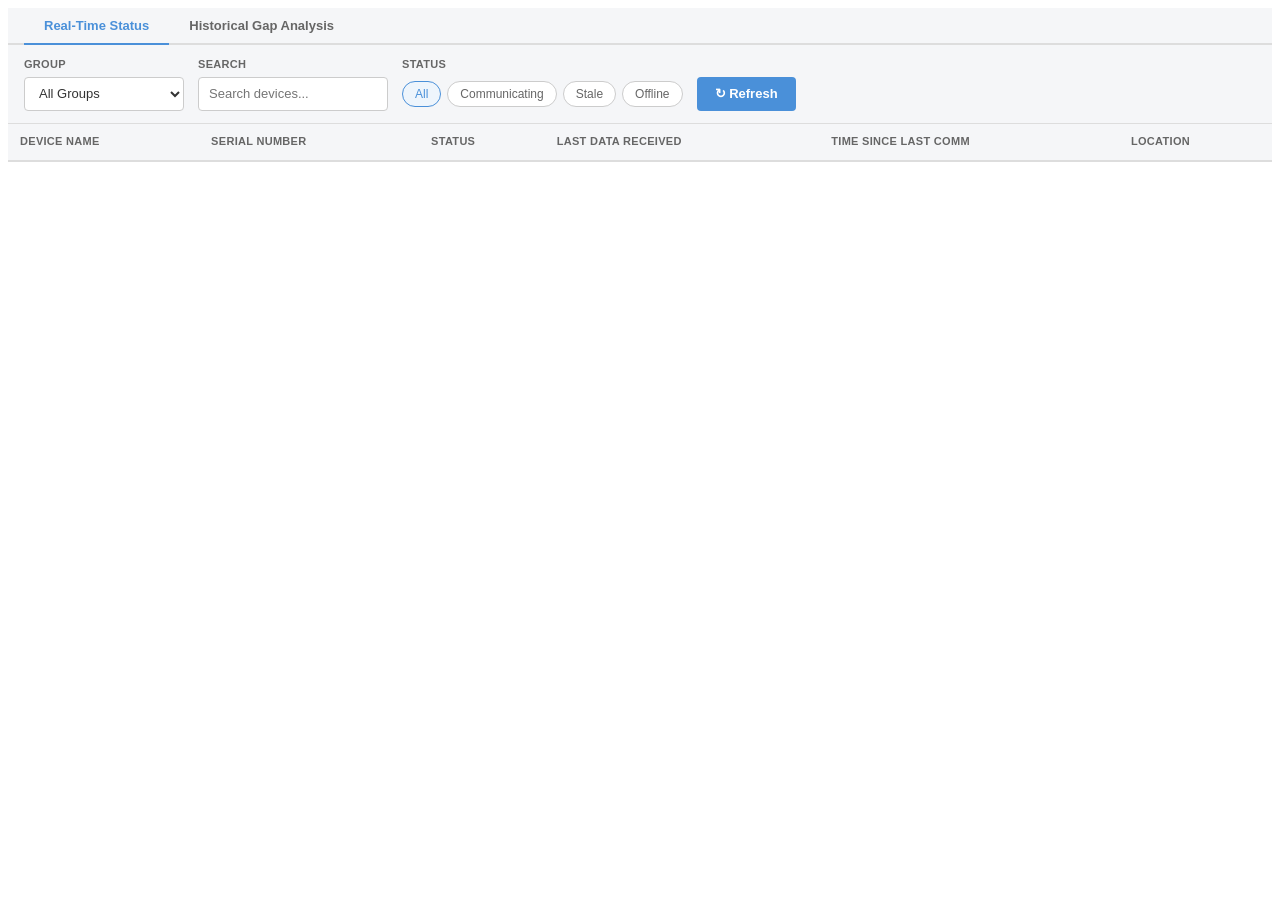
<file: app/index.html>
<!DOCTYPE html>
<html lang="en">
<head>
  <meta charset="UTF-8">
  <meta name="viewport" content="width=device-width, initial-scale=1.0">
  <meta http-equiv="Cache-Control" content="no-cache, no-store, must-revalidate">
  <meta http-equiv="Pragma" content="no-cache">
  <meta http-equiv="Expires" content="0">
  <title>GO Device Uptime</title>
  <link rel="stylesheet" href="styles/main.css?v=1" />
</head>
<body>

<div id="gud-root">

  <!-- Tabs -->
  <div id="gud-tabs">
    <button class="gud-tab active" data-tab="realtime">Real-Time Status</button>
    <button class="gud-tab" data-tab="historical">Historical Gap Analysis</button>
  </div>

  <!-- Content -->
  <div id="gud-content">

    <!-- ═══ Panel: Real-Time Status ═══ -->
    <div class="gud-panel active" id="gud-panel-realtime">

      <!-- Toolbar -->
      <div class="gud-toolbar">
        <div class="gud-control-group">
          <label class="gud-label">Group</label>
          <select id="gud-group-filter" class="gud-select">
            <option value="">All Groups</option>
          </select>
        </div>
        <div class="gud-control-group">
          <label class="gud-label">Search</label>
          <input type="text" id="gud-search" class="gud-input" placeholder="Search devices...">
        </div>
        <div class="gud-control-group">
          <label class="gud-label">Status</label>
          <div id="gud-status-chips" class="gud-chips">
            <button class="gud-chip active" data-status="">All</button>
            <button class="gud-chip" data-status="communicating">Communicating</button>
            <button class="gud-chip" data-status="stale">Stale</button>
            <button class="gud-chip" data-status="offline">Offline</button>
          </div>
        </div>
        <button id="gud-refresh" class="gud-btn gud-btn-primary">&#x21bb; Refresh</button>
      </div>

      <!-- KPI Strip -->
      <div id="gud-kpi-strip" class="gud-kpi-strip" style="display:none;">
        <div class="gud-kpi">
          <span class="gud-kpi-label">Total Devices</span>
          <span class="gud-kpi-value" id="gud-kpi-total">&mdash;</span>
        </div>
        <div class="gud-kpi gud-kpi--success">
          <span class="gud-kpi-label">Communicating</span>
          <span class="gud-kpi-value" id="gud-kpi-comm">&mdash;</span>
        </div>
        <div class="gud-kpi gud-kpi--warning">
          <span class="gud-kpi-label">Stale (&gt; 1h)</span>
          <span class="gud-kpi-value" id="gud-kpi-stale">&mdash;</span>
        </div>
        <div class="gud-kpi gud-kpi--error">
          <span class="gud-kpi-label">Offline (&gt; 24h)</span>
          <span class="gud-kpi-value" id="gud-kpi-offline">&mdash;</span>
        </div>
      </div>

      <!-- Device Table -->
      <div class="gud-table-wrap">
        <table class="gud-table" id="gud-device-table">
          <thead>
            <tr>
              <th class="gud-sortable" data-sort="name">Device Name</th>
              <th class="gud-sortable" data-sort="serial">Serial Number</th>
              <th class="gud-sortable" data-sort="status">Status</th>
              <th class="gud-sortable" data-sort="lastComm">Last Data Received</th>
              <th class="gud-sortable" data-sort="timeSince">Time Since Last Comm</th>
              <th class="gud-sortable" data-sort="location">Location</th>
            </tr>
          </thead>
          <tbody id="gud-device-tbody"></tbody>
        </table>
      </div>

    </div>

    <!-- ═══ Panel: Historical Gap Analysis ═══ -->
    <div class="gud-panel" id="gud-panel-historical">

      <!-- Gap Toolbar -->
      <div class="gud-toolbar">
        <div class="gud-control-group">
          <label class="gud-label">Device</label>
          <select id="gud-gap-device" class="gud-select">
            <option value="">-- Select Device --</option>
          </select>
        </div>
        <div class="gud-control-group">
          <label class="gud-label">From</label>
          <input type="datetime-local" id="gud-gap-from" class="gud-input">
        </div>
        <div class="gud-control-group">
          <label class="gud-label">To</label>
          <input type="datetime-local" id="gud-gap-to" class="gud-input">
        </div>
        <div class="gud-control-group">
          <label class="gud-label">Gap Threshold (min)</label>
          <input type="number" id="gud-gap-threshold" class="gud-input" value="30" min="5" max="1440" style="width:80px;">
        </div>
        <div class="gud-control-group">
          <label class="gud-label">Cause</label>
          <select id="gud-cause-filter" class="gud-select">
            <option value="">All Causes</option>
          </select>
        </div>
        <button id="gud-analyze" class="gud-btn gud-btn-primary">Analyze Gaps</button>
      </div>

      <!-- Gap KPI Strip -->
      <div id="gud-gap-kpi-strip" class="gud-kpi-strip" style="display:none;">
        <div class="gud-kpi">
          <span class="gud-kpi-label">Uptime</span>
          <span class="gud-kpi-value" id="gud-kpi-uptime">&mdash;</span>
        </div>
        <div class="gud-kpi">
          <span class="gud-kpi-label">Interruptions</span>
          <span class="gud-kpi-value" id="gud-kpi-gaps">&mdash;</span>
        </div>
        <div class="gud-kpi">
          <span class="gud-kpi-label">Longest Gap</span>
          <span class="gud-kpi-value" id="gud-kpi-longest">&mdash;</span>
        </div>
        <div class="gud-kpi">
          <span class="gud-kpi-label">Most Common Cause</span>
          <span class="gud-kpi-value gud-kpi-value--small" id="gud-kpi-cause">&mdash;</span>
        </div>
      </div>

      <!-- Gap Table -->
      <div class="gud-table-wrap">
        <table class="gud-table" id="gud-gap-table">
          <thead>
            <tr>
              <th>#</th>
              <th class="gud-sortable" data-sort="start">Gap Start</th>
              <th class="gud-sortable" data-sort="end">Gap End</th>
              <th class="gud-sortable" data-sort="duration">Duration</th>
              <th class="gud-sortable" data-sort="cause">Probable Cause</th>
            </tr>
          </thead>
          <tbody id="gud-gap-tbody"></tbody>
        </table>
      </div>

    </div>

    <!-- Loading Overlay -->
    <div id="gud-loading" style="display:none;">
      <div class="gud-spinner-wrap">
        <div class="gud-spinner"></div>
        <p id="gud-loading-text">Loading devices...</p>
      </div>
    </div>

    <!-- Empty State -->
    <div id="gud-empty" style="display:none;">
      <p>No devices found matching your filters.</p>
    </div>

  </div>

</div>

<script src="scripts/main.js?v=1"></script>
</body>
</html>
</file>
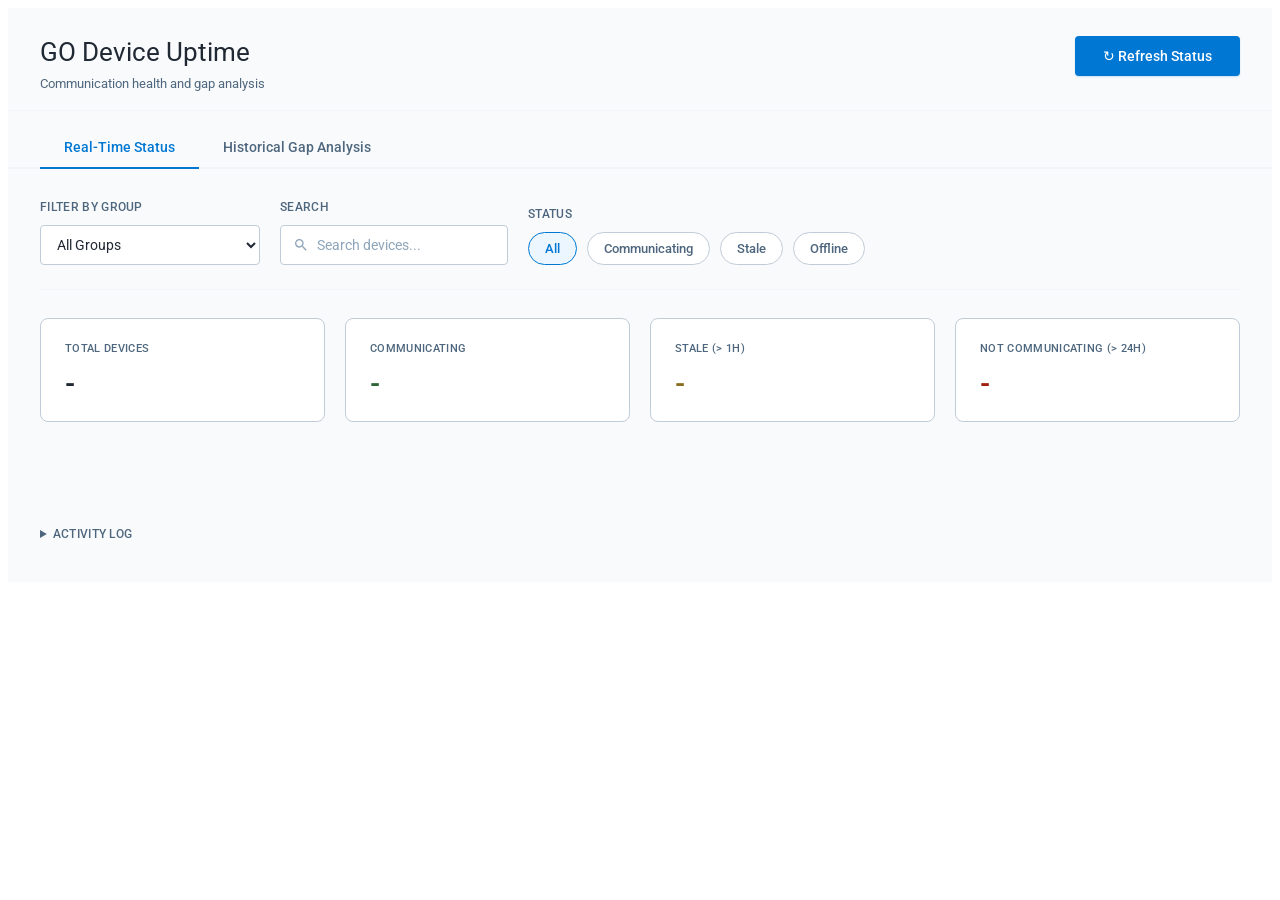
<file: docs/index.html>
<!DOCTYPE html>
<html lang="en">
<head>
  <meta charset="UTF-8">
  <meta name="viewport" content="width=device-width, initial-scale=1.0">
  <meta http-equiv="Cache-Control" content="no-cache, no-store, must-revalidate">
  <title>GO Device Uptime Dashboard</title>
  <link rel="stylesheet" href="https://fonts.googleapis.com/css2?family=Roboto:wght@300;400;500;600;700&family=Roboto+Mono:wght@400&display=swap">
  <style>
    /* ═══════════════════════════════════════════════════════════
       Geotab Zenith Design System — @geotab/zenith v3.5.0 tokens
       Scoped under #gudContainer to avoid MyGeotab conflicts
       ═══════════════════════════════════════════════════════════ */

    /* — Zenith Design Tokens — */
    :root {
      --text-primary: #1F2833;
      --text-secondary: #4E677E;
      --text-placeholder: #8DA4B9;
      --text-hyperlink: #005AA8;
      --text-error-message: #C51A11;
      --text-button-disabled: #C0CCD8;
      --text-reverse-primary: #FFFFFF;

      --backgrounds-main: #FFFFFF;
      --backgrounds-content-0: #F9FAFB;
      --backgrounds-content-1: #F2F5F7;
      --backgrounds-content-2: #D9E1E8;
      --backgrounds-hover: #E6EBEF;
      --backgrounds-field-disabled: #E6EBEF;
      --backgrounds-primary-brand: #25477B;
      --backgrounds-reverse-1: #1F2833;

      --borders-general: #C0CCD8;
      --borders-secondary: #748FAA;
      --borders-form-field--hover: #748FAA;
      --borders-form-field--active: #0078D3;

      --action-primary--default: #0078D3;
      --action-primary--hover: #005AA8;
      --action-primary--active: #004080;
      --action-secondary--default: #4E677E;
      --action-tertiary--hover: #E6EBEF;

      --accents-error--main: #FFECEB;
      --accents-error--detail: #A01F0E;
      --accents-success--main: #EDFEF2;
      --accents-success--detail: #2B6436;
      --accents-warning--main: #FFF8E6;
      --accents-warning--detail: #8C6D1F;
      --accents-general--main: #EBF6FF;
      --accents-general--detail: #25477B;

      --main-font: Roboto, "Segoe UI", "Helvetica Neue", sans-serif;
      --main-font-data: "Roboto Mono", "Segoe UI Mono", monospace;
    }

    /* — Reset scoped to container (doubled-ID for MyGeotab specificity) — */
    #gudContainer#gudContainer *,
    #gudContainer#gudContainer *::before,
    #gudContainer#gudContainer *::after {
      box-sizing: border-box !important;
    }

    #gudContainer#gudContainer {
      font-family: var(--main-font) !important;
      font-size: 14px !important;
      line-height: 20px !important;
      color: var(--text-primary) !important;
      background: var(--backgrounds-content-0) !important;
    }

    #gudContainer#gudContainer h1,
    #gudContainer#gudContainer h2,
    #gudContainer#gudContainer h3,
    #gudContainer#gudContainer p {
      font-family: var(--main-font) !important;
      margin: 0 !important;
      padding: 0 !important;
    }

    /* ── Page Title (native MyGeotab style) ── */
    #gudContainer#gudContainer .gud-page-title-bar {
      padding: 28px 32px 16px !important;
      display: flex !important;
      align-items: flex-start !important;
      justify-content: space-between !important;
      border-bottom: 1px solid var(--backgrounds-content-1) !important;
    }
    #gudContainer#gudContainer .gud-page-title-bar h1 {
      font-size: 26px !important;
      font-weight: 400 !important;
      color: var(--text-primary) !important;
      margin: 0 !important;
      line-height: 32px !important;
    }
    #gudContainer#gudContainer .gud-page-title-bar p {
      font-size: 13px !important;
      font-weight: 400 !important;
      color: var(--text-secondary) !important;
      margin: 6px 0 0 0 !important;
    }

    /* ── Tab Bar ── */
    #gudContainer#gudContainer .gud-tab-bar {
      padding: 0 32px !important;
      display: flex !important;
      gap: 0 !important;
      border-bottom: 2px solid var(--backgrounds-content-1) !important;
      margin-top: 16px !important;
      background: none !important;
    }
    #gudContainer#gudContainer .gud-tab-btn {
      padding: 12px 24px !important;
      font-family: var(--main-font) !important;
      font-size: 14px !important;
      font-weight: 500 !important;
      color: var(--text-secondary) !important;
      border: none !important;
      background: none !important;
      cursor: pointer !important;
      border-bottom: 2px solid transparent !important;
      margin-bottom: -2px !important;
      transition: color 0.15s, border-color 0.15s !important;
      border-radius: 0 !important;
      box-shadow: none !important;
      outline: none !important;
    }
    #gudContainer#gudContainer .gud-tab-btn:hover {
      color: var(--action-primary--default) !important;
      background: none !important;
    }
    #gudContainer#gudContainer .gud-tab-btn.active {
      color: var(--action-primary--default) !important;
      border-bottom-color: var(--action-primary--default) !important;
    }

    /* ── Content Area ── */
    #gudContainer#gudContainer .gud-content {
      max-width: 1440px !important;
      margin: 0 auto !important;
      padding: 28px 32px 32px !important;
    }
    #gudContainer#gudContainer .gud-tab-content {
      display: none !important;
    }
    #gudContainer#gudContainer .gud-tab-content.active {
      display: block !important;
    }

    /* ── Controls Toolbar ── */
    #gudContainer#gudContainer .gud-toolbar {
      display: flex !important;
      align-items: flex-end !important;
      gap: 20px !important;
      margin-bottom: 28px !important;
      flex-wrap: wrap !important;
      padding-bottom: 24px !important;
      border-bottom: 1px solid var(--backgrounds-content-1) !important;
    }
    #gudContainer#gudContainer .gud-field {
      display: flex !important;
      flex-direction: column !important;
      gap: 8px !important;
    }
    #gudContainer#gudContainer .gud-field label {
      font-size: 12px !important;
      font-weight: 500 !important;
      color: var(--text-secondary) !important;
      text-transform: uppercase !important;
      letter-spacing: 0.32px !important;
    }
    #gudContainer#gudContainer .gud-field select,
    #gudContainer#gudContainer .gud-field input[type="datetime-local"],
    #gudContainer#gudContainer .gud-field input[type="number"] {
      font-family: var(--main-font) !important;
      font-size: 14px !important;
      line-height: 20px !important;
      color: var(--text-primary) !important;
      padding: 9px 12px !important;
      border: 1px solid var(--borders-general) !important;
      border-radius: 4px !important;
      background: var(--backgrounds-main) !important;
      min-height: 40px !important;
      transition: border-color 0.15s, box-shadow 0.15s !important;
      -webkit-appearance: auto !important;
      appearance: auto !important;
    }
    #gudContainer#gudContainer .gud-field select:hover,
    #gudContainer#gudContainer .gud-field input:hover {
      border-color: var(--borders-form-field--hover) !important;
    }
    #gudContainer#gudContainer .gud-field select:focus,
    #gudContainer#gudContainer .gud-field input:focus {
      outline: none !important;
      border-color: var(--borders-form-field--active) !important;
      box-shadow: 0 0 0 3px rgba(0,120,211,0.15) !important;
    }
    #gudContainer#gudContainer .gud-field select {
      min-width: 220px !important;
    }

    /* ── Buttons ── */
    #gudContainer#gudContainer .gud-btn {
      font-family: var(--main-font) !important;
      font-size: 14px !important;
      font-weight: 500 !important;
      line-height: 20px !important;
      padding: 10px 28px !important;
      min-height: 40px !important;
      border-radius: 4px !important;
      border: none !important;
      cursor: pointer !important;
      transition: background 0.15s, box-shadow 0.15s !important;
      text-decoration: none !important;
    }
    #gudContainer#gudContainer .gud-btn--primary {
      background: var(--action-primary--default) !important;
      color: var(--text-reverse-primary) !important;
      box-shadow: 0 1px 2px rgba(0,120,211,0.2) !important;
    }
    #gudContainer#gudContainer .gud-btn--primary:hover {
      background: var(--action-primary--hover) !important;
      box-shadow: 0 2px 4px rgba(0,120,211,0.3) !important;
    }
    #gudContainer#gudContainer .gud-btn--primary:active {
      background: var(--action-primary--active) !important;
    }
    #gudContainer#gudContainer .gud-btn--primary:disabled {
      background: var(--backgrounds-field-disabled) !important;
      color: var(--text-button-disabled) !important;
      cursor: not-allowed !important;
      box-shadow: none !important;
    }
    #gudContainer#gudContainer .gud-btn--secondary {
      background: var(--backgrounds-main) !important;
      color: var(--action-secondary--default) !important;
      border: 1px solid var(--borders-general) !important;
    }
    #gudContainer#gudContainer .gud-btn--secondary:hover {
      background: var(--action-tertiary--hover) !important;
      border-color: var(--borders-secondary) !important;
    }

    /* ── KPI Summary Cards ── */
    #gudContainer#gudContainer .gud-kpi-row {
      display: flex !important;
      gap: 20px !important;
      margin-bottom: 28px !important;
      flex-wrap: wrap !important;
    }
    #gudContainer#gudContainer .gud-kpi-card {
      flex: 1 !important;
      min-width: 180px !important;
      background: var(--backgrounds-main) !important;
      border: 1px solid var(--borders-general) !important;
      border-radius: 8px !important;
      padding: 20px 24px !important;
    }
    #gudContainer#gudContainer .gud-kpi-card__label {
      font-size: 11px !important;
      font-weight: 500 !important;
      text-transform: uppercase !important;
      letter-spacing: 0.32px !important;
      color: var(--text-secondary) !important;
      margin-bottom: 8px !important;
    }
    #gudContainer#gudContainer .gud-kpi-card__value {
      font-size: 28px !important;
      font-weight: 600 !important;
      color: var(--text-primary) !important;
      line-height: 1.2 !important;
    }
    #gudContainer#gudContainer .gud-kpi-card--success .gud-kpi-card__value { color: var(--accents-success--detail) !important; }
    #gudContainer#gudContainer .gud-kpi-card--warning .gud-kpi-card__value { color: var(--accents-warning--detail) !important; }
    #gudContainer#gudContainer .gud-kpi-card--error .gud-kpi-card__value { color: var(--accents-error--detail) !important; }

    /* ── Panel / Card ── */
    #gudContainer#gudContainer .gud-panel {
      background: var(--backgrounds-main) !important;
      border: 1px solid var(--borders-general) !important;
      border-radius: 8px !important;
      overflow: hidden !important;
      margin-bottom: 24px !important;
    }
    #gudContainer#gudContainer .gud-panel__header {
      background: var(--backgrounds-main) !important;
      border-bottom: 1px solid var(--borders-general) !important;
      padding: 16px 20px !important;
      display: flex !important;
      align-items: center !important;
      justify-content: space-between !important;
    }
    #gudContainer#gudContainer .gud-panel__title {
      font-size: 15px !important;
      font-weight: 600 !important;
      color: var(--text-primary) !important;
      line-height: 22px !important;
    }

    /* ── Tables ── */
    #gudContainer#gudContainer .gud-table-wrap {
      overflow-x: auto !important;
    }
    #gudContainer#gudContainer .gud-table {
      width: 100% !important;
      border-collapse: collapse !important;
    }
    #gudContainer#gudContainer .gud-table thead th {
      background: var(--backgrounds-content-1) !important;
      font-size: 12px !important;
      font-weight: 600 !important;
      text-transform: uppercase !important;
      letter-spacing: 0.4px !important;
      color: var(--text-secondary) !important;
      padding: 14px 16px !important;
      text-align: left !important;
      border-bottom: 1px solid var(--borders-general) !important;
      position: sticky !important;
      top: 0 !important;
      z-index: 1 !important;
      white-space: nowrap !important;
    }
    #gudContainer#gudContainer .gud-table tbody td {
      padding: 14px 16px !important;
      border-bottom: 1px solid var(--backgrounds-content-1) !important;
      font-family: var(--main-font) !important;
      font-size: 14px !important;
      line-height: 20px !important;
      color: var(--text-primary) !important;
    }
    #gudContainer#gudContainer .gud-table tbody tr:last-child td {
      border-bottom: none !important;
    }
    #gudContainer#gudContainer .gud-table tbody tr:nth-child(even) {
      background: var(--backgrounds-content-0) !important;
    }
    #gudContainer#gudContainer .gud-table tbody tr:hover {
      background: var(--accents-general--main) !important;
    }

    /* ── Status Row Colors ── */
    #gudContainer#gudContainer .gud-table tbody tr.gud-row--success {
      background: var(--accents-success--main) !important;
    }
    #gudContainer#gudContainer .gud-table tbody tr.gud-row--success:hover {
      background: #d6f5df !important;
    }
    #gudContainer#gudContainer .gud-table tbody tr.gud-row--warning {
      background: var(--accents-warning--main) !important;
    }
    #gudContainer#gudContainer .gud-table tbody tr.gud-row--warning:hover {
      background: #fff0cc !important;
    }
    #gudContainer#gudContainer .gud-table tbody tr.gud-row--error {
      background: var(--accents-error--main) !important;
    }
    #gudContainer#gudContainer .gud-table tbody tr.gud-row--error:hover {
      background: #ffd9d6 !important;
    }

    /* ── Status Dot ── */
    #gudContainer#gudContainer .gud-status-dot {
      display: inline-block !important;
      width: 10px !important;
      height: 10px !important;
      border-radius: 50% !important;
      margin-right: 8px !important;
      vertical-align: middle !important;
    }
    #gudContainer#gudContainer .gud-status-dot--success { background: var(--accents-success--detail) !important; }
    #gudContainer#gudContainer .gud-status-dot--warning { background: var(--accents-warning--detail) !important; }
    #gudContainer#gudContainer .gud-status-dot--error { background: var(--accents-error--detail) !important; }

    /* ── Pill / Badge ── */
    #gudContainer#gudContainer .gud-pill {
      display: inline-block !important;
      padding: 3px 10px !important;
      border-radius: 12px !important;
      font-family: var(--main-font) !important;
      font-size: 12px !important;
      font-weight: 500 !important;
      line-height: 16px !important;
      white-space: nowrap !important;
    }
    #gudContainer#gudContainer .gud-pill--error {
      background: var(--accents-error--main) !important;
      color: var(--accents-error--detail) !important;
    }
    #gudContainer#gudContainer .gud-pill--warning {
      background: var(--accents-warning--main) !important;
      color: var(--accents-warning--detail) !important;
    }
    #gudContainer#gudContainer .gud-pill--success {
      background: var(--accents-success--main) !important;
      color: var(--accents-success--detail) !important;
    }
    #gudContainer#gudContainer .gud-pill--info {
      background: var(--accents-general--main) !important;
      color: var(--accents-general--detail) !important;
    }
    #gudContainer#gudContainer .gud-pill--neutral {
      background: var(--backgrounds-content-1) !important;
      color: var(--text-secondary) !important;
    }

    /* ── Loading State ── */
    #gudContainer#gudContainer .gud-loading {
      text-align: center !important;
      padding: 48px 24px !important;
      color: var(--text-secondary) !important;
      font-size: 14px !important;
    }
    #gudContainer#gudContainer .gud-spinner {
      display: inline-block !important;
      width: 24px !important;
      height: 24px !important;
      border: 3px solid var(--borders-general) !important;
      border-top-color: var(--action-primary--default) !important;
      border-radius: 50% !important;
      animation: gudSpin 0.8s linear infinite !important;
      margin-right: 10px !important;
      vertical-align: middle !important;
    }
    @keyframes gudSpin { to { transform: rotate(360deg); } }

    /* ── Status Log (collapsible debug) ── */
    #gudContainer#gudContainer .gud-log-details {
      margin-top: 8px !important;
    }
    #gudContainer#gudContainer .gud-log-summary {
      font-family: var(--main-font) !important;
      font-size: 12px !important;
      font-weight: 500 !important;
      color: var(--text-secondary) !important;
      cursor: pointer !important;
      padding: 6px 0 !important;
      user-select: none !important;
      text-transform: uppercase !important;
      letter-spacing: 0.3px !important;
    }
    #gudContainer#gudContainer .gud-log-summary:hover {
      color: var(--text-primary) !important;
    }
    #gudContainer#gudContainer .gud-status-log {
      margin-top: 8px !important;
      padding: 10px 16px !important;
      background: var(--backgrounds-content-1) !important;
      color: var(--text-secondary) !important;
      font-family: var(--main-font-data) !important;
      font-size: 11px !important;
      line-height: 16px !important;
      border-radius: 6px !important;
      border: 1px solid var(--borders-general) !important;
      white-space: pre-wrap !important;
      max-height: 120px !important;
      overflow-y: auto !important;
    }

    /* ── Sortable Headers ── */
    #gudContainer#gudContainer .gud-table thead th.gud-sortable {
      cursor: pointer !important;
      user-select: none !important;
    }
    #gudContainer#gudContainer .gud-table thead th.gud-sortable:hover {
      background: var(--backgrounds-hover) !important;
      color: var(--text-primary) !important;
    }
    #gudContainer#gudContainer .gud-sort-icon {
      display: inline-block !important;
      margin-left: 4px !important;
      font-size: 10px !important;
      color: var(--text-placeholder) !important;
      vertical-align: middle !important;
    }
    #gudContainer#gudContainer .gud-sort-icon.active {
      color: var(--action-primary--default) !important;
    }

    /* ── Search Input ── */
    #gudContainer#gudContainer .gud-search {
      font-family: var(--main-font) !important;
      font-size: 14px !important;
      line-height: 20px !important;
      color: var(--text-primary) !important;
      padding: 9px 12px 9px 36px !important;
      border: 1px solid var(--borders-general) !important;
      border-radius: 4px !important;
      background: var(--backgrounds-main) url("data:image/svg+xml,%3Csvg xmlns='http://www.w3.org/2000/svg' width='16' height='16' fill='%238DA4B9' viewBox='0 0 24 24'%3E%3Cpath d='M15.5 14h-.79l-.28-.27A6.47 6.47 0 0 0 16 9.5 6.5 6.5 0 1 0 9.5 16c1.61 0 3.09-.59 4.23-1.57l.27.28v.79l5 4.99L20.49 19l-4.99-5zm-6 0C7.01 14 5 11.99 5 9.5S7.01 5 9.5 5 14 7.01 14 9.5 11.99 14 9.5 14z'/%3E%3C/svg%3E") no-repeat 12px center !important;
      min-height: 40px !important;
      min-width: 220px !important;
      transition: border-color 0.15s, box-shadow 0.15s !important;
    }
    #gudContainer#gudContainer .gud-search::placeholder {
      color: var(--text-placeholder) !important;
    }
    #gudContainer#gudContainer .gud-search:hover {
      border-color: var(--borders-form-field--hover) !important;
    }
    #gudContainer#gudContainer .gud-search:focus {
      outline: none !important;
      border-color: var(--borders-form-field--active) !important;
      box-shadow: 0 0 0 3px rgba(0,120,211,0.15) !important;
    }

    /* ── Status Filter Chips ── */
    #gudContainer#gudContainer .gud-filter-chips {
      display: flex !important;
      gap: 10px !important;
      align-items: center !important;
      flex-wrap: wrap !important;
    }
    #gudContainer#gudContainer .gud-chip {
      font-family: var(--main-font) !important;
      font-size: 13px !important;
      font-weight: 500 !important;
      padding: 8px 16px !important;
      border-radius: 20px !important;
      border: 1px solid var(--borders-general) !important;
      background: var(--backgrounds-main) !important;
      color: var(--text-secondary) !important;
      cursor: pointer !important;
      transition: all 0.15s !important;
      box-shadow: none !important;
      outline: none !important;
    }
    #gudContainer#gudContainer .gud-chip:hover {
      border-color: var(--borders-secondary) !important;
      background: var(--backgrounds-hover) !important;
    }
    #gudContainer#gudContainer .gud-chip.active {
      border-color: var(--action-primary--default) !important;
      background: var(--accents-general--main) !important;
      color: var(--action-primary--default) !important;
    }

    /* ── Empty State ── */
    #gudContainer#gudContainer .gud-empty {
      text-align: center !important;
      padding: 32px !important;
      color: var(--text-secondary) !important;
      font-size: 14px !important;
    }

    /* ── Responsive ── */
    @media (max-width: 800px) {
      #gudContainer#gudContainer .gud-content { padding: 16px !important; }
      #gudContainer#gudContainer .gud-page-title-bar { padding: 16px !important; }
      #gudContainer#gudContainer .gud-tab-bar { padding: 0 16px !important; }
      #gudContainer#gudContainer .gud-kpi-row { flex-direction: column !important; }
      #gudContainer#gudContainer .gud-toolbar { flex-direction: column !important; align-items: stretch !important; }
      #gudContainer#gudContainer .gud-field select { min-width: auto !important; width: 100% !important; }
    }
  </style>
</head>
<body>

<div id="gudContainer">

  <!-- Page Title -->
  <div class="gud-page-title-bar">
    <div>
      <h1>GO Device Uptime</h1>
      <p>Communication health and gap analysis</p>
    </div>
    <button class="gud-btn gud-btn--primary" id="btnRefresh">&#x21bb; Refresh Status</button>
  </div>

  <!-- Tab Bar -->
  <div class="gud-tab-bar" id="gudTabBar">
    <button class="gud-tab-btn active" data-tab="realtime">Real-Time Status</button>
    <button class="gud-tab-btn" data-tab="historical">Historical Gap Analysis</button>
  </div>

  <!-- Content -->
  <div class="gud-content">

    <!-- ═══ TAB 1: Real-Time Status ═══ -->
    <div class="gud-tab-content active" id="tab-realtime">

      <!-- Toolbar -->
      <div class="gud-toolbar">
        <div class="gud-field">
          <label>Filter by Group</label>
          <select id="groupFilter">
            <option value="">All Groups</option>
          </select>
        </div>
        <div class="gud-field">
          <label>Search</label>
          <input type="text" class="gud-search" id="deviceSearch" placeholder="Search devices...">
        </div>
        <div class="gud-field">
          <label>Status</label>
          <div class="gud-filter-chips">
            <button class="gud-chip active" data-status="">All</button>
            <button class="gud-chip" data-status="success">Communicating</button>
            <button class="gud-chip" data-status="warning">Stale</button>
            <button class="gud-chip" data-status="error">Offline</button>
          </div>
        </div>
      </div>

      <!-- KPI Cards -->
      <div class="gud-kpi-row" id="realtimeSummary" style="display:none;">
        <div class="gud-kpi-card">
          <div class="gud-kpi-card__label">Total Devices</div>
          <div class="gud-kpi-card__value" id="totalDevices">-</div>
        </div>
        <div class="gud-kpi-card gud-kpi-card--success">
          <div class="gud-kpi-card__label">Communicating</div>
          <div class="gud-kpi-card__value" id="commDevices">-</div>
        </div>
        <div class="gud-kpi-card gud-kpi-card--warning">
          <div class="gud-kpi-card__label">Stale (&gt; 1h)</div>
          <div class="gud-kpi-card__value" id="staleDevices">-</div>
        </div>
        <div class="gud-kpi-card gud-kpi-card--error">
          <div class="gud-kpi-card__label">Not Communicating (&gt; 24h)</div>
          <div class="gud-kpi-card__value" id="offlineDevices">-</div>
        </div>
      </div>

      <!-- Device Table -->
      <div id="realtimeTable"></div>
    </div>

    <!-- ═══ TAB 2: Historical Gap Analysis ═══ -->
    <div class="gud-tab-content" id="tab-historical">

      <!-- Toolbar -->
      <div class="gud-toolbar">
        <div class="gud-field">
          <label>Device</label>
          <select id="gapDevice">
            <option value="">-- Select Device --</option>
          </select>
        </div>
        <div class="gud-field">
          <label>From Date</label>
          <input type="datetime-local" id="gapFrom">
        </div>
        <div class="gud-field">
          <label>To Date</label>
          <input type="datetime-local" id="gapTo">
        </div>
        <div class="gud-field">
          <label>Gap Threshold (min)</label>
          <input type="number" id="gapThreshold" value="30" min="5" max="1440" style="width:90px;">
        </div>
        <button class="gud-btn gud-btn--primary" id="btnAnalyze">Analyze Gaps</button>
      </div>

      <!-- KPI Cards -->
      <div class="gud-kpi-row" id="gapSummary" style="display:none;">
        <div class="gud-kpi-card">
          <div class="gud-kpi-card__label">Uptime</div>
          <div class="gud-kpi-card__value" id="uptimePct">-</div>
        </div>
        <div class="gud-kpi-card">
          <div class="gud-kpi-card__label">Interruptions</div>
          <div class="gud-kpi-card__value" id="gapCount">-</div>
        </div>
        <div class="gud-kpi-card">
          <div class="gud-kpi-card__label">Longest Gap</div>
          <div class="gud-kpi-card__value" id="longestGap">-</div>
        </div>
        <div class="gud-kpi-card">
          <div class="gud-kpi-card__label">Most Common Cause</div>
          <div class="gud-kpi-card__value" id="commonCause" style="font-size:16px;">-</div>
        </div>
      </div>

      <!-- Gaps Table -->
      <div id="gapsTable"></div>
    </div>

  </div>

  <!-- Status Log (collapsible) -->
  <div class="gud-content" style="padding-top:0;">
    <details class="gud-log-details">
      <summary class="gud-log-summary">Activity Log</summary>
      <div class="gud-status-log" id="output"></div>
    </details>
  </div>

</div>

<script>
// ============================================================
//  STATE
// ============================================================
var api = null;
var allDevices = [];
var allStatusInfo = [];
var allGroups = [];
var mergedDevices = [];

// Sorting state
var deviceSort = { col: "status", dir: "asc" };  // default: offline first
var gapSort = { col: "start", dir: "asc" };
var statusFilter = "";  // "" = all, "success", "warning", "error"
var lastGaps = [];  // store for re-sorting
var lastFromISO = "";
var lastToISO = "";

// ============================================================
//  MyGeotab Add-In Lifecycle
// ============================================================
geotab.addin.goDeviceUptime = function () {
  return {
    initialize: function (freshApi, state, callback) {
      api = freshApi;
      setDefaults();
      callback();
    },
    focus: function (freshApi, state) {
      api = freshApi;
      loadRealtimeStatus();
    },
    blur: function () {}
  };
};

// ============================================================
//  API WRAPPERS
// ============================================================
function apiGet(typeName, search) {
  return new Promise(function (resolve, reject) {
    api.call("Get", { typeName: typeName, search: search || {} }, resolve, reject);
  });
}

function apiMultiCall(calls) {
  return new Promise(function (resolve, reject) {
    api.multiCall(calls, resolve, reject);
  });
}

// ============================================================
//  HELPERS
// ============================================================
function val(id) { return document.getElementById(id).value.trim(); }
function log(msg) {
  var el = document.getElementById("output");
  el.textContent += msg + "\n";
  el.scrollTop = el.scrollHeight;
}
function clearLog() { document.getElementById("output").textContent = ""; }

function escHtml(s) {
  if (s == null) return "";
  return String(s).replace(/&/g,"&amp;").replace(/</g,"&lt;").replace(/>/g,"&gt;");
}

function formatDuration(ms) {
  if (ms < 0) ms = 0;
  var totalMin = Math.floor(ms / 60000);
  var d = Math.floor(totalMin / 1440);
  var h = Math.floor((totalMin % 1440) / 60);
  var m = totalMin % 60;
  var parts = [];
  if (d > 0) parts.push(d + "d");
  if (h > 0) parts.push(h + "h");
  parts.push(m + "m");
  return parts.join(" ");
}

function formatDateTime(iso) {
  if (!iso) return "-";
  return new Date(iso).toLocaleString();
}

function timeSince(iso) {
  if (!iso) return "-";
  return formatDuration(Date.now() - new Date(iso).getTime());
}

function sortIcon(col, sortState) {
  if (sortState.col === col) {
    return '<span class="gud-sort-icon active">' + (sortState.dir === "asc" ? "&#9650;" : "&#9660;") + '</span>';
  }
  return '<span class="gud-sort-icon">&#9650;&#9660;</span>';
}

// ============================================================
//  TAB SWITCHING
// ============================================================
function switchTab(name) {
  var container = document.getElementById("gudContainer");
  container.querySelectorAll(".gud-tab-btn").forEach(function (b) {
    b.classList.toggle("active", b.getAttribute("data-tab") === name);
  });
  container.querySelectorAll(".gud-tab-content").forEach(function (panel) {
    panel.classList.toggle("active", panel.id === "tab-" + name);
  });
}

// Wire up tab clicks via event delegation (CSP-safe)
document.getElementById("gudTabBar").addEventListener("click", function (e) {
  var btn = e.target.closest(".gud-tab-btn");
  if (btn && btn.getAttribute("data-tab")) {
    switchTab(btn.getAttribute("data-tab"));
  }
});

// ============================================================
//  STATUS FILTER CHIPS
// ============================================================
function setStatusFilter(btn, value) {
  statusFilter = value;
  document.getElementById("gudContainer").querySelectorAll(".gud-chip").forEach(function (c) { c.classList.remove("active"); });
  btn.classList.add("active");
  filterDevices();
}

// ============================================================
//  DEVICE TABLE SORTING
// ============================================================
function sortDevicesBy(col) {
  if (deviceSort.col === col) {
    deviceSort.dir = deviceSort.dir === "asc" ? "desc" : "asc";
  } else {
    deviceSort.col = col;
    deviceSort.dir = "asc";
  }
  filterDevices();
}

// ============================================================
//  TAB 1: REAL-TIME STATUS
// ============================================================
function loadRealtimeStatus() {
  clearLog();
  log("Loading devices and status info...");
  document.getElementById("realtimeTable").innerHTML = '<div class="gud-loading"><span class="gud-spinner"></span> Loading device status...</div>';

  apiMultiCall([
    ["Get", { typeName: "Device", search: {} }],
    ["Get", { typeName: "DeviceStatusInfo", search: {} }],
    ["Get", { typeName: "Group", search: {} }]
  ]).then(function (results) {
    allDevices = results[0] || [];
    allStatusInfo = results[1] || [];
    allGroups = results[2] || [];

    log("Loaded " + allDevices.length + " devices, " + allStatusInfo.length + " status records, " + allGroups.length + " groups.");

    buildGroupFilter();
    populateDeviceSelector();
    mergeAndRender();
  }).catch(function (err) {
    log("ERROR: " + (err.message || err));
    document.getElementById("realtimeTable").innerHTML = "";
  });
}

function buildGroupFilter() {
  var sel = document.getElementById("groupFilter");
  sel.innerHTML = '<option value="">All Groups</option>';
  var groupMap = {};
  allGroups.forEach(function (g) {
    if (g.name && g.id !== "GroupCompanyId") groupMap[g.id] = g.name;
  });
  var usedGroups = {};
  allDevices.forEach(function (d) {
    if (d.groups) d.groups.forEach(function (g) {
      if (groupMap[g.id]) usedGroups[g.id] = groupMap[g.id];
    });
  });
  Object.keys(usedGroups).sort(function (a, b) { return usedGroups[a].localeCompare(usedGroups[b]); }).forEach(function (id) {
    var opt = document.createElement("option");
    opt.value = id;
    opt.textContent = usedGroups[id];
    sel.appendChild(opt);
  });
}

function populateDeviceSelector() {
  var sel = document.getElementById("gapDevice");
  sel.innerHTML = '<option value="">-- Select Device --</option>';
  allDevices.slice().sort(function (a, b) { return (a.name || "").localeCompare(b.name || ""); }).forEach(function (d) {
    var opt = document.createElement("option");
    opt.value = d.id;
    opt.textContent = d.name + (d.serialNumber ? " (" + d.serialNumber + ")" : "");
    sel.appendChild(opt);
  });
}

function mergeAndRender() {
  var statusMap = {};
  allStatusInfo.forEach(function (si) {
    if (si.device) statusMap[si.device.id] = si;
  });

  mergedDevices = allDevices.map(function (d) {
    var si = statusMap[d.id] || {};
    var lastComm = si.dateTime || null;
    var msSince = lastComm ? (Date.now() - new Date(lastComm).getTime()) : Infinity;
    var status, statusClass;
    if (si.isDeviceCommunicating) {
      if (msSince > 3600000) { status = "Stale"; statusClass = "warning"; }
      else { status = "Communicating"; statusClass = "success"; }
    } else {
      if (msSince > 86400000) { status = "Not Communicating"; statusClass = "error"; }
      else if (msSince > 3600000) { status = "Stale"; statusClass = "warning"; }
      else { status = "Communicating"; statusClass = "success"; }
    }
    return {
      id: d.id, name: d.name || "(unnamed)", serialNumber: d.serialNumber || "-",
      groups: d.groups || [], status: status, statusClass: statusClass,
      lastComm: lastComm, msSince: msSince, lat: si.latitude, lng: si.longitude
    };
  });

  filterDevices();
}

function filterDevices() {
  var gf = val("groupFilter");
  var search = val("deviceSearch").toLowerCase();
  var filtered = mergedDevices;

  // Group filter
  if (gf) {
    filtered = filtered.filter(function (d) {
      return d.groups.some(function (g) { return g.id === gf; });
    });
  }

  // Status chip filter
  if (statusFilter) {
    filtered = filtered.filter(function (d) { return d.statusClass === statusFilter; });
  }

  // Text search filter
  if (search) {
    filtered = filtered.filter(function (d) {
      return d.name.toLowerCase().indexOf(search) >= 0 ||
             d.serialNumber.toLowerCase().indexOf(search) >= 0 ||
             d.status.toLowerCase().indexOf(search) >= 0;
    });
  }

  // Sort
  var statusOrder = { error: 0, warning: 1, success: 2 };
  var col = deviceSort.col;
  var dir = deviceSort.dir === "asc" ? 1 : -1;

  filtered.sort(function (a, b) {
    var va, vb;
    switch (col) {
      case "name": va = a.name.toLowerCase(); vb = b.name.toLowerCase(); break;
      case "serial": va = a.serialNumber.toLowerCase(); vb = b.serialNumber.toLowerCase(); break;
      case "status":
        va = statusOrder[a.statusClass] != null ? statusOrder[a.statusClass] : 9;
        vb = statusOrder[b.statusClass] != null ? statusOrder[b.statusClass] : 9;
        break;
      case "lastComm":
        va = a.lastComm ? new Date(a.lastComm).getTime() : 0;
        vb = b.lastComm ? new Date(b.lastComm).getTime() : 0;
        break;
      case "timeSince": va = a.msSince; vb = b.msSince; break;
      case "location":
        va = (a.lat || 0) + (a.lng || 0);
        vb = (b.lat || 0) + (b.lng || 0);
        break;
      default: va = a.name; vb = b.name;
    }
    if (va < vb) return -1 * dir;
    if (va > vb) return 1 * dir;
    return 0;
  });

  // KPI counts (from full group-filtered set, not search-filtered)
  var allFiltered = mergedDevices;
  if (gf) {
    allFiltered = allFiltered.filter(function (d) { return d.groups.some(function (g) { return g.id === gf; }); });
  }
  var total = allFiltered.length;
  var green = allFiltered.filter(function (d) { return d.statusClass === "success"; }).length;
  var yellow = allFiltered.filter(function (d) { return d.statusClass === "warning"; }).length;
  var red = allFiltered.filter(function (d) { return d.statusClass === "error"; }).length;

  document.getElementById("realtimeSummary").style.display = "flex";
  document.getElementById("totalDevices").textContent = total;
  document.getElementById("commDevices").textContent = green;
  document.getElementById("staleDevices").textContent = yellow;
  document.getElementById("offlineDevices").textContent = red;

  // Build table with sortable headers
  var html = '<div class="gud-panel"><div class="gud-panel__header">' +
    '<span class="gud-panel__title">Devices (' + filtered.length + (filtered.length !== total ? ' of ' + total : '') + ')</span></div>' +
    '<div class="gud-table-wrap"><table class="gud-table" id="deviceTable"><thead><tr>' +
    '<th class="gud-sortable" data-sort="name">Device Name ' + sortIcon("name", deviceSort) + '</th>' +
    '<th class="gud-sortable" data-sort="serial">Serial Number ' + sortIcon("serial", deviceSort) + '</th>' +
    '<th class="gud-sortable" data-sort="status">Status ' + sortIcon("status", deviceSort) + '</th>' +
    '<th class="gud-sortable" data-sort="lastComm">Last Data Received ' + sortIcon("lastComm", deviceSort) + '</th>' +
    '<th class="gud-sortable" data-sort="timeSince">Time Since Last Comm ' + sortIcon("timeSince", deviceSort) + '</th>' +
    '<th class="gud-sortable" data-sort="location">Location ' + sortIcon("location", deviceSort) + '</th>' +
    '</tr></thead><tbody>';

  if (filtered.length === 0) {
    html += '<tr><td colspan="6" class="gud-empty">No devices match your filters</td></tr>';
  } else {
    filtered.forEach(function (d) {
      var loc = (d.lat != null && d.lng != null && d.lat !== 0 && d.lng !== 0)
        ? d.lat.toFixed(4) + ", " + d.lng.toFixed(4) : "-";
      html += '<tr class="gud-row--' + d.statusClass + '">' +
        '<td style="font-family:var(--main-font);font-weight:500;">' + escHtml(d.name) + '</td>' +
        '<td>' + escHtml(d.serialNumber) + '</td>' +
        '<td style="font-family:var(--main-font);"><span class="gud-status-dot gud-status-dot--' + d.statusClass + '"></span>' + d.status + '</td>' +
        '<td>' + formatDateTime(d.lastComm) + '</td>' +
        '<td>' + timeSince(d.lastComm) + '</td>' +
        '<td>' + loc + '</td></tr>';
    });
  }
  html += '</tbody></table></div></div>';
  document.getElementById("realtimeTable").innerHTML = html;
}

// ============================================================
//  TAB 2: HISTORICAL GAP ANALYSIS
// ============================================================
function analyzeGaps() {
  var deviceId = val("gapDevice");
  var fromDate = val("gapFrom");
  var toDate = val("gapTo");
  var threshold = parseInt(val("gapThreshold"), 10) || 30;

  if (!deviceId) { log("Select a device."); return; }
  if (!fromDate || !toDate) { log("Select a date range."); return; }

  clearLog();
  var fromISO = new Date(fromDate).toISOString();
  var toISO = new Date(toDate).toISOString();
  var thresholdMs = threshold * 60 * 1000;

  log("Fetching LogRecords for device " + deviceId + "...");
  document.getElementById("gapsTable").innerHTML = '<div class="gud-loading"><span class="gud-spinner"></span> Analyzing communication gaps...</div>';
  document.getElementById("gapSummary").style.display = "none";

  apiGet("LogRecord", {
    deviceSearch: { id: deviceId }, fromDate: fromISO, toDate: toISO
  }).then(function (records) {
    records = records || [];
    log("Received " + records.length + " LogRecords.");

    if (records.length < 2) {
      log("Not enough records to detect gaps.");
      document.getElementById("gapsTable").innerHTML = '<div class="gud-empty">Not enough LogRecords in this date range. Try a wider range or different device.</div>';
      return;
    }

    records.sort(function (a, b) { return new Date(a.dateTime) - new Date(b.dateTime); });

    var gaps = [];
    for (var i = 1; i < records.length; i++) {
      var t1 = new Date(records[i - 1].dateTime).getTime();
      var t2 = new Date(records[i].dateTime).getTime();
      var delta = t2 - t1;
      if (delta > thresholdMs) {
        gaps.push({ start: records[i - 1].dateTime, end: records[i].dateTime, durationMs: delta, cause: null });
      }
    }

    log("Detected " + gaps.length + " gap(s) exceeding " + threshold + " min threshold.");

    if (gaps.length === 0) { renderGapResults(gaps, fromISO, toISO); return; }

    return analyzeCauses(deviceId, gaps).then(function (analyzedGaps) {
      renderGapResults(analyzedGaps, fromISO, toISO);
    });
  }).catch(function (err) {
    log("ERROR: " + (err.message || err));
    document.getElementById("gapsTable").innerHTML = "";
  });
}

function analyzeCauses(deviceId, gaps) {
  log("Analyzing probable causes for " + gaps.length + " gap(s)...");

  var promises = gaps.map(function (gap, idx) {
    var windowStart = new Date(new Date(gap.start).getTime() - 3600000).toISOString();
    var windowEnd = new Date(new Date(gap.end).getTime() + 3600000).toISOString();

    return apiMultiCall([
      ["Get", { typeName: "FaultData", search: { deviceSearch: { id: deviceId }, diagnosticSearch: { id: "DiagnosticDeviceHasBeenUnpluggedId" }, fromDate: windowStart, toDate: windowEnd }}],
      ["Get", { typeName: "FaultData", search: { deviceSearch: { id: deviceId }, diagnosticSearch: { id: "DiagnosticDeviceRestartedBecauseOfLowVoltageInPowerSupplyId" }, fromDate: windowStart, toDate: windowEnd }}],
      ["Get", { typeName: "StatusData", search: { deviceSearch: { id: deviceId }, diagnosticSearch: { id: "DiagnosticGoDeviceVoltageId" }, fromDate: windowStart, toDate: windowEnd }}],
      ["Get", { typeName: "StatusData", search: { deviceSearch: { id: deviceId }, diagnosticSearch: { id: "DiagnosticIgnitionId" }, fromDate: windowStart, toDate: windowEnd }}],
      ["Get", { typeName: "StatusData", search: { deviceSearch: { id: deviceId }, diagnosticSearch: { id: "DiagnosticCellularRssiId" }, fromDate: windowStart, toDate: windowEnd }}]
    ]).then(function (results) {
      gap.cause = determineCause(gap, results[0]||[], results[1]||[], results[2]||[], results[3]||[], results[4]||[]);
      log("  Gap " + (idx + 1) + ": " + gap.cause);
      return gap;
    }).catch(function () {
      gap.cause = "Unknown - Analysis Error";
      return gap;
    });
  });

  return Promise.all(promises);
}

function determineCause(gap, unplugged, lowVoltageRestart, voltageData, ignitionData, rssiData) {
  if (unplugged.length > 0) return "Device Unplugged";
  if (lowVoltageRestart.length > 0) return "Low Voltage Restart";

  var gapStartTime = new Date(gap.start).getTime();
  var preGapVoltage = voltageData.filter(function (v) {
    var t = new Date(v.dateTime).getTime();
    return t <= gapStartTime && t >= gapStartTime - 3600000;
  });
  if (preGapVoltage.length > 0) {
    var volts = preGapVoltage[preGapVoltage.length - 1].data;
    if (volts > 100) volts = volts / 1000;
    if (volts < 6) return "Low Battery / Power Loss";
  }

  var gapEndTime = new Date(gap.end).getTime();
  var gapIgnition = ignitionData.filter(function (v) {
    var t = new Date(v.dateTime).getTime();
    return t >= gapStartTime - 3600000 && t <= gapEndTime + 3600000;
  });
  if (gapIgnition.length > 0) {
    if (gapIgnition.every(function (v) { return v.data === 0; })) return "Ignition Off (Low-Power Mode)";
  }

  var preGapRssi = rssiData.filter(function (v) {
    var t = new Date(v.dateTime).getTime();
    return t <= gapStartTime && t >= gapStartTime - 3600000;
  });
  if (preGapRssi.length > 0) {
    if (preGapRssi[preGapRssi.length - 1].data < -100) return "Weak Cellular Signal";
  }

  return "Unknown - Possible Network Issue";
}

function sortGapsBy(col) {
  if (gapSort.col === col) {
    gapSort.dir = gapSort.dir === "asc" ? "desc" : "asc";
  } else {
    gapSort.col = col;
    gapSort.dir = "asc";
  }
  renderGapResults(lastGaps, lastFromISO, lastToISO);
}

function renderGapResults(gaps, fromISO, toISO) {
  lastGaps = gaps;
  lastFromISO = fromISO;
  lastToISO = toISO;

  var periodMs = new Date(toISO).getTime() - new Date(fromISO).getTime();
  var totalGapMs = gaps.reduce(function (sum, g) { return sum + g.durationMs; }, 0);
  var uptimePct = periodMs > 0 ? (((periodMs - totalGapMs) / periodMs) * 100).toFixed(1) : "100.0";
  var longest = gaps.reduce(function (max, g) { return g.durationMs > max ? g.durationMs : max; }, 0);

  var causeCounts = {};
  gaps.forEach(function (g) { var c = g.cause || "Unknown"; causeCounts[c] = (causeCounts[c] || 0) + 1; });
  var commonCause = "-", maxCount = 0;
  Object.keys(causeCounts).forEach(function (c) { if (causeCounts[c] > maxCount) { maxCount = causeCounts[c]; commonCause = c; } });

  document.getElementById("gapSummary").style.display = "flex";
  document.getElementById("uptimePct").textContent = uptimePct + "%";
  document.getElementById("gapCount").textContent = gaps.length;
  document.getElementById("longestGap").textContent = longest > 0 ? formatDuration(longest) : "-";
  document.getElementById("commonCause").textContent = gaps.length > 0 ? commonCause : "-";

  // Apply cause filter
  var causeFilterVal = val("causeFilter");
  var filtered = gaps;
  if (causeFilterVal) {
    filtered = gaps.filter(function (g) { return g.cause === causeFilterVal; });
  }

  // Sort
  var col = gapSort.col;
  var dir = gapSort.dir === "asc" ? 1 : -1;
  var sorted = filtered.slice().sort(function (a, b) {
    var va, vb;
    switch (col) {
      case "start": va = new Date(a.start).getTime(); vb = new Date(b.start).getTime(); break;
      case "end": va = new Date(a.end).getTime(); vb = new Date(b.end).getTime(); break;
      case "duration": va = a.durationMs; vb = b.durationMs; break;
      case "cause": va = (a.cause || "").toLowerCase(); vb = (b.cause || "").toLowerCase(); break;
      default: va = new Date(a.start).getTime(); vb = new Date(b.start).getTime();
    }
    if (va < vb) return -1 * dir;
    if (va > vb) return 1 * dir;
    return 0;
  });

  // Build cause filter dropdown
  var causeOptions = '<option value="">All Causes</option>';
  var uniqueCauses = {};
  gaps.forEach(function (g) { if (g.cause) uniqueCauses[g.cause] = true; });
  Object.keys(uniqueCauses).sort().forEach(function (c) {
    causeOptions += '<option value="' + escHtml(c) + '"' + (causeFilterVal === c ? ' selected' : '') + '>' + escHtml(c) + '</option>';
  });

  var html = '<div class="gud-panel"><div class="gud-panel__header">' +
    '<span class="gud-panel__title">Communication Gaps (' + sorted.length + (sorted.length !== gaps.length ? ' of ' + gaps.length : '') + ')</span>' +
    '<select id="causeFilter" style="font-family:var(--main-font);font-size:13px;padding:6px 10px;border:1px solid var(--borders-general);border-radius:4px;background:var(--backgrounds-main);color:var(--text-primary);min-width:180px;">' +
    causeOptions + '</select></div>' +
    '<div class="gud-table-wrap"><table class="gud-table" id="gapsTableEl"><thead><tr>' +
    '<th>#</th>' +
    '<th class="gud-sortable" data-sort="start">Gap Start ' + sortIcon("start", gapSort) + '</th>' +
    '<th class="gud-sortable" data-sort="end">Gap End ' + sortIcon("end", gapSort) + '</th>' +
    '<th class="gud-sortable" data-sort="duration">Duration ' + sortIcon("duration", gapSort) + '</th>' +
    '<th class="gud-sortable" data-sort="cause">Probable Cause ' + sortIcon("cause", gapSort) + '</th>' +
    '</tr></thead><tbody>';

  if (sorted.length === 0) {
    var emptyMsg = gaps.length === 0
      ? 'No communication gaps detected — device had continuous uptime during this period.'
      : 'No gaps match the selected cause filter.';
    html += '<tr><td colspan="5" class="gud-empty" style="color:var(--accents-success--detail);">' + emptyMsg + '</td></tr>';
  } else {
    sorted.forEach(function (g, i) {
      html += '<tr><td>' + (i + 1) + '</td>' +
        '<td>' + formatDateTime(g.start) + '</td>' +
        '<td>' + formatDateTime(g.end) + '</td>' +
        '<td>' + formatDuration(g.durationMs) + '</td>' +
        '<td><span class="gud-pill ' + getPillClass(g.cause) + '">' + escHtml(g.cause) + '</span></td></tr>';
    });
  }
  html += '</tbody></table></div></div>';
  document.getElementById("gapsTable").innerHTML = html;
}

function getPillClass(cause) {
  if (!cause) return "gud-pill--neutral";
  if (cause.indexOf("Unplugged") >= 0) return "gud-pill--error";
  if (cause.indexOf("Low Voltage Restart") >= 0) return "gud-pill--error";
  if (cause.indexOf("Low Battery") >= 0) return "gud-pill--warning";
  if (cause.indexOf("Ignition") >= 0) return "gud-pill--success";
  if (cause.indexOf("Cellular") >= 0) return "gud-pill--info";
  return "gud-pill--neutral";
}

// ============================================================
//  DEFAULT DATE RANGE (last 7 days)
// ============================================================
function setDefaults() {
  var now = new Date();
  var week = new Date(now.getTime() - 7 * 86400000);
  function fmt(d) {
    return d.getFullYear() + "-" + String(d.getMonth() + 1).padStart(2, "0") + "-" +
      String(d.getDate()).padStart(2, "0") + "T" + String(d.getHours()).padStart(2, "0") + ":" +
      String(d.getMinutes()).padStart(2, "0");
  }
  document.getElementById("gapFrom").value = fmt(week);
  document.getElementById("gapTo").value = fmt(now);
}

// ============================================================
//  EVENT LISTENERS (CSP-safe, scoped to #gudContainer)
// ============================================================
(function () {
  // Refresh button
  document.getElementById("btnRefresh").addEventListener("click", function () {
    loadRealtimeStatus();
  });

  // Analyze button
  document.getElementById("btnAnalyze").addEventListener("click", function () {
    analyzeGaps();
  });

  // Group filter
  document.getElementById("groupFilter").addEventListener("change", function () {
    filterDevices();
  });

  // Search input
  document.getElementById("deviceSearch").addEventListener("input", function () {
    filterDevices();
  });

  // Status filter chips (event delegation)
  document.querySelector("#gudContainer .gud-filter-chips").addEventListener("click", function (e) {
    var chip = e.target.closest(".gud-chip");
    if (chip) {
      setStatusFilter(chip, chip.getAttribute("data-status"));
    }
  });

  // Table header sorting (event delegation on container)
  var container = document.getElementById("gudContainer");
  container.addEventListener("click", function (e) {
    var th = e.target.closest("th.gud-sortable");
    if (!th) return;
    var col = th.getAttribute("data-sort");
    if (!col) return;
    var table = th.closest(".gud-table");
    if (!table) return;
    if (table.id === "deviceTable") {
      sortDevicesBy(col);
    } else if (table.id === "gapsTableEl") {
      sortGapsBy(col);
    }
  });

  // Cause filter dropdown (delegated since it's dynamically created)
  container.addEventListener("change", function (e) {
    if (e.target && e.target.id === "causeFilter") {
      renderGapResults(lastGaps, lastFromISO, lastToISO);
    }
  });
})();
</script>

</body>
</html>
</file>
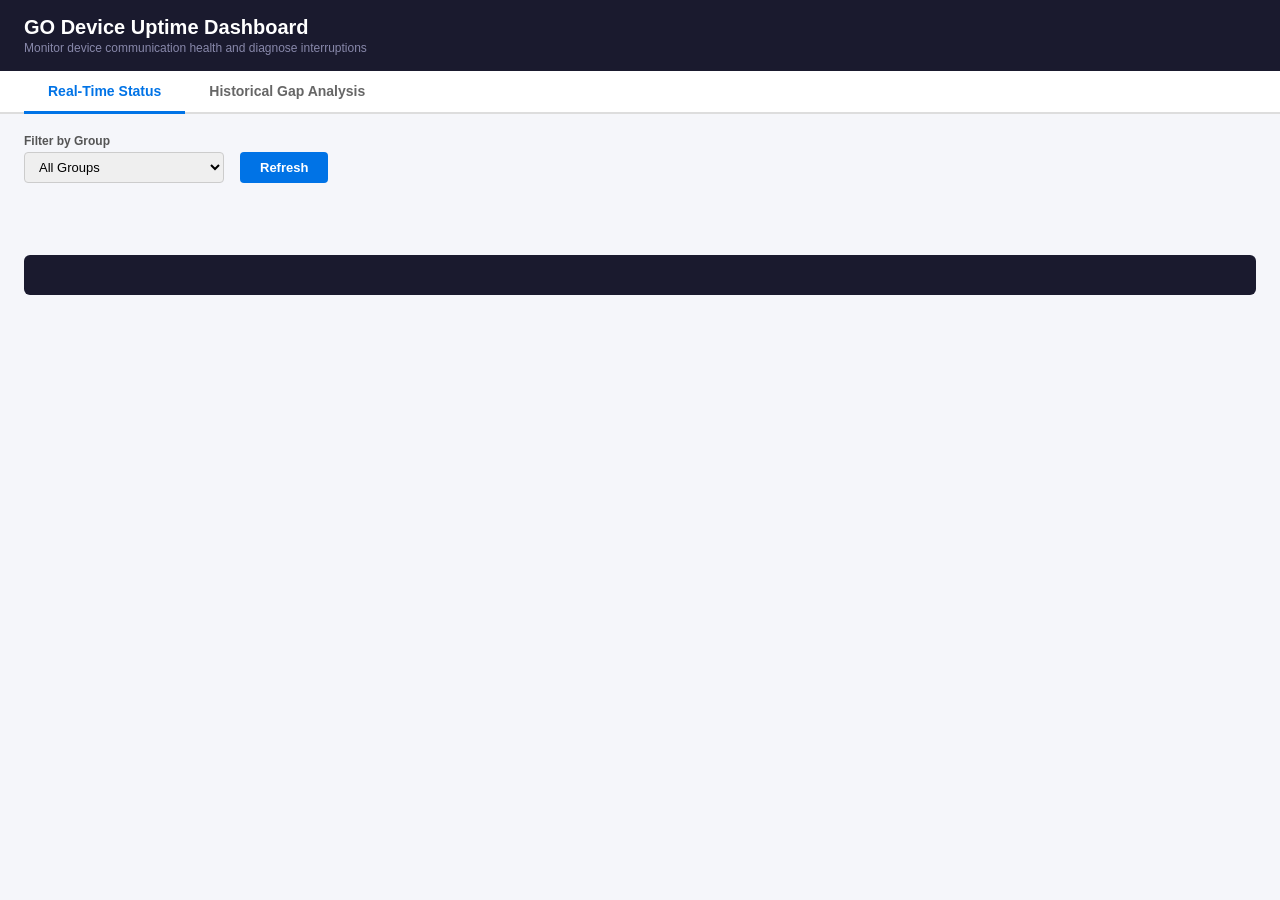
<file: go-device-uptime.html>
<!DOCTYPE html>
<html lang="en">
<head>
  <meta charset="UTF-8">
  <title>GO Device Uptime Dashboard</title>
  <style>
    * { box-sizing: border-box; margin: 0; padding: 0; }
    body { font-family: Arial, sans-serif; background: #f5f6fa; color: #333; }

    /* Header */
    .header { background: #1a1a2e; color: #fff; padding: 16px 24px; display: flex; align-items: center; justify-content: space-between; }
    .header h1 { font-size: 20px; font-weight: 600; }
    .header .subtitle { font-size: 12px; color: #8888aa; margin-top: 2px; }

    /* Tabs */
    .tab-bar { background: #fff; border-bottom: 2px solid #ddd; padding: 0 24px; display: flex; gap: 0; }
    .tab-btn { padding: 12px 24px; font-size: 14px; font-weight: 600; color: #666; border: none; background: none; cursor: pointer; border-bottom: 3px solid transparent; margin-bottom: -2px; }
    .tab-btn.active { color: #0073e6; border-bottom-color: #0073e6; }
    .tab-btn:hover { color: #0073e6; }

    /* Content */
    .container { max-width: 1400px; margin: 0 auto; padding: 20px 24px; }
    .tab-content { display: none; }
    .tab-content.active { display: block; }

    /* Controls row */
    .controls { display: flex; align-items: flex-end; gap: 16px; margin-bottom: 16px; flex-wrap: wrap; }
    .control-group { display: flex; flex-direction: column; gap: 4px; }
    .control-group label { font-size: 12px; font-weight: 600; color: #555; }
    .control-group select, .control-group input { padding: 6px 10px; border: 1px solid #ccc; border-radius: 4px; font-size: 13px; }
    .control-group select { min-width: 200px; }
    .btn { padding: 8px 20px; border: none; border-radius: 4px; font-size: 13px; cursor: pointer; font-weight: 600; }
    .btn-primary { background: #0073e6; color: #fff; }
    .btn-primary:hover { background: #005bb5; }
    .btn-primary:disabled { background: #99c2e8; cursor: not-allowed; }

    /* Tables */
    table { width: 100%; border-collapse: collapse; background: #fff; border-radius: 6px; overflow: hidden; box-shadow: 0 1px 3px rgba(0,0,0,0.08); }
    th { background: #f0f2f5; font-size: 12px; font-weight: 700; text-transform: uppercase; color: #555; padding: 10px 12px; text-align: left; border-bottom: 2px solid #ddd; }
    td { padding: 8px 12px; font-size: 13px; border-bottom: 1px solid #eee; }
    tr:last-child td { border-bottom: none; }

    /* Status indicators */
    .status-dot { display: inline-block; width: 10px; height: 10px; border-radius: 50%; margin-right: 6px; }
    .status-green { background: #28a745; }
    .status-yellow { background: #ffc107; }
    .status-red { background: #dc3545; }
    tr.row-green { background: #f0faf3; }
    tr.row-yellow { background: #fffbe6; }
    tr.row-red { background: #fef0f0; }

    /* Summary cards */
    .summary-cards { display: flex; gap: 16px; margin-bottom: 20px; flex-wrap: wrap; }
    .summary-card { background: #fff; border-radius: 6px; padding: 16px 20px; box-shadow: 0 1px 3px rgba(0,0,0,0.08); min-width: 180px; flex: 1; }
    .summary-card .card-label { font-size: 11px; font-weight: 700; text-transform: uppercase; color: #888; margin-bottom: 4px; }
    .summary-card .card-value { font-size: 22px; font-weight: 700; color: #1a1a2e; }
    .summary-card .card-detail { font-size: 12px; color: #666; margin-top: 4px; }

    /* Log output */
    #output { margin-top: 16px; padding: 12px; background: #1a1a2e; color: #aaffaa; font-family: monospace; font-size: 12px; border-radius: 6px; white-space: pre-wrap; min-height: 40px; max-height: 200px; overflow-y: auto; }

    /* Loading spinner */
    .loading { text-align: center; padding: 40px; color: #888; font-size: 14px; }
    .spinner { display: inline-block; width: 20px; height: 20px; border: 3px solid #ddd; border-top-color: #0073e6; border-radius: 50%; animation: spin 0.8s linear infinite; margin-right: 8px; vertical-align: middle; }
    @keyframes spin { to { transform: rotate(360deg); } }

    /* Gap cause badges */
    .cause-badge { display: inline-block; padding: 2px 8px; border-radius: 10px; font-size: 11px; font-weight: 600; }
    .cause-unplugged { background: #fde8e8; color: #c0392b; }
    .cause-voltage { background: #fef3cd; color: #856404; }
    .cause-ignition { background: #d4edda; color: #155724; }
    .cause-cellular { background: #cce5ff; color: #004085; }
    .cause-unknown { background: #e2e3e5; color: #383d41; }
    .cause-lowvoltage { background: #fff3cd; color: #856404; }

    /* Responsive */
    @media (max-width: 800px) {
      .summary-cards { flex-direction: column; }
    }
  </style>
</head>
<body>

<!-- HEADER -->
<div class="header">
  <div>
    <h1>GO Device Uptime Dashboard</h1>
    <div class="subtitle">Monitor device communication health and diagnose interruptions</div>
  </div>
</div>

<!-- TABS -->
<div class="tab-bar">
  <button class="tab-btn active" onclick="switchTab('realtime')">Real-Time Status</button>
  <button class="tab-btn" onclick="switchTab('historical')">Historical Gap Analysis</button>
</div>

<!-- CONTAINER -->
<div class="container">

  <!-- TAB 1: REAL-TIME STATUS -->
  <div class="tab-content active" id="tab-realtime">
    <div class="controls">
      <div class="control-group">
        <label>Filter by Group</label>
        <select id="groupFilter" onchange="filterDevices()">
          <option value="">All Groups</option>
        </select>
      </div>
      <button class="btn btn-primary" id="btnRefresh" onclick="loadRealtimeStatus()">Refresh</button>
    </div>

    <div class="summary-cards" id="realtimeSummary" style="display:none;">
      <div class="summary-card">
        <div class="card-label">Total Devices</div>
        <div class="card-value" id="totalDevices">-</div>
      </div>
      <div class="summary-card">
        <div class="card-label">Communicating</div>
        <div class="card-value" id="commDevices" style="color:#28a745;">-</div>
      </div>
      <div class="summary-card">
        <div class="card-label">Stale (&gt; 1h)</div>
        <div class="card-value" id="staleDevices" style="color:#ffc107;">-</div>
      </div>
      <div class="summary-card">
        <div class="card-label">Not Communicating (&gt; 24h)</div>
        <div class="card-value" id="offlineDevices" style="color:#dc3545;">-</div>
      </div>
    </div>

    <div id="realtimeTable"></div>
  </div>

  <!-- TAB 2: HISTORICAL GAP ANALYSIS -->
  <div class="tab-content" id="tab-historical">
    <div class="controls">
      <div class="control-group">
        <label>Device</label>
        <select id="gapDevice">
          <option value="">-- Select Device --</option>
        </select>
      </div>
      <div class="control-group">
        <label>From Date</label>
        <input type="datetime-local" id="gapFrom">
      </div>
      <div class="control-group">
        <label>To Date</label>
        <input type="datetime-local" id="gapTo">
      </div>
      <div class="control-group">
        <label>Gap Threshold (min)</label>
        <input type="number" id="gapThreshold" value="30" min="5" max="1440" style="width:80px;">
      </div>
      <button class="btn btn-primary" id="btnAnalyze" onclick="analyzeGaps()">Analyze Gaps</button>
    </div>

    <div class="summary-cards" id="gapSummary" style="display:none;">
      <div class="summary-card">
        <div class="card-label">Uptime</div>
        <div class="card-value" id="uptimePct">-</div>
      </div>
      <div class="summary-card">
        <div class="card-label">Interruptions</div>
        <div class="card-value" id="gapCount">-</div>
      </div>
      <div class="summary-card">
        <div class="card-label">Longest Gap</div>
        <div class="card-value" id="longestGap">-</div>
      </div>
      <div class="summary-card">
        <div class="card-label">Most Common Cause</div>
        <div class="card-value" id="commonCause" style="font-size:16px;">-</div>
      </div>
    </div>

    <div id="gapsTable"></div>
  </div>

</div>

<!-- LOG OUTPUT -->
<div class="container">
  <div id="output"></div>
</div>

<script>
// ============================================================
//  STATE
// ============================================================
var api = null;             // MyGeotab API object (injected by Add-In framework)
var allDevices = [];        // full Device objects
var allStatusInfo = [];     // DeviceStatusInfo objects
var allGroups = [];         // Group objects
var mergedDevices = [];     // joined view for Tab 1

// ============================================================
//  MyGeotab Add-In Lifecycle
// ============================================================
geotab.addin.goDeviceUptime = function () {
  return {
    initialize: function (freshApi, state, callback) {
      api = freshApi;
      setDefaults();
      callback();
    },
    focus: function (freshApi, state) {
      api = freshApi;
      loadRealtimeStatus();
    },
    blur: function () {
      // cleanup if needed
    }
  };
};

// ============================================================
//  API WRAPPERS (Promise-based around api.call / api.multiCall)
// ============================================================
function apiGet(typeName, search) {
  return new Promise(function (resolve, reject) {
    api.call("Get", { typeName: typeName, search: search || {} }, resolve, reject);
  });
}

function apiMultiCall(calls) {
  return new Promise(function (resolve, reject) {
    api.multiCall(calls, resolve, reject);
  });
}

// ============================================================
//  HELPERS
// ============================================================
function val(id) { return document.getElementById(id).value.trim(); }
function log(msg) {
  var el = document.getElementById("output");
  el.textContent += msg + "\n";
  el.scrollTop = el.scrollHeight;
}
function clearLog() { document.getElementById("output").textContent = ""; }

function escHtml(s) {
  if (s == null) return "";
  return String(s).replace(/&/g,"&amp;").replace(/</g,"&lt;").replace(/>/g,"&gt;");
}

function formatDuration(ms) {
  if (ms < 0) ms = 0;
  var totalMin = Math.floor(ms / 60000);
  var d = Math.floor(totalMin / 1440);
  var h = Math.floor((totalMin % 1440) / 60);
  var m = totalMin % 60;
  var parts = [];
  if (d > 0) parts.push(d + "d");
  if (h > 0) parts.push(h + "h");
  parts.push(m + "m");
  return parts.join(" ");
}

function formatDateTime(iso) {
  if (!iso) return "-";
  var d = new Date(iso);
  return d.toLocaleString();
}

function timeSince(iso) {
  if (!iso) return "-";
  return formatDuration(Date.now() - new Date(iso).getTime());
}

// ============================================================
//  TAB SWITCHING
// ============================================================
function switchTab(name) {
  document.querySelectorAll(".tab-btn").forEach(function (b, i) {
    b.classList.toggle("active", (name === "realtime" && i === 0) || (name === "historical" && i === 1));
  });
  document.getElementById("tab-realtime").classList.toggle("active", name === "realtime");
  document.getElementById("tab-historical").classList.toggle("active", name === "historical");
}

// ============================================================
//  TAB 1: REAL-TIME STATUS
// ============================================================
function loadRealtimeStatus() {
  clearLog();
  log("Loading devices and status info...");
  document.getElementById("realtimeTable").innerHTML = '<div class="loading"><span class="spinner"></span> Loading device status...</div>';

  apiMultiCall([
    ["Get", { typeName: "Device", search: {} }],
    ["Get", { typeName: "DeviceStatusInfo", search: {} }],
    ["Get", { typeName: "Group", search: {} }]
  ]).then(function (results) {
    allDevices = results[0] || [];
    allStatusInfo = results[1] || [];
    allGroups = results[2] || [];

    log("Loaded " + allDevices.length + " devices, " + allStatusInfo.length + " status records, " + allGroups.length + " groups.");

    buildGroupFilter();
    populateDeviceSelector();
    mergeAndRender();
  }).catch(function (err) {
    log("ERROR: " + (err.message || err));
    document.getElementById("realtimeTable").innerHTML = "";
  });
}

function buildGroupFilter() {
  var sel = document.getElementById("groupFilter");
  sel.innerHTML = '<option value="">All Groups</option>';
  var groupMap = {};
  allGroups.forEach(function (g) {
    if (g.name && g.id !== "GroupCompanyId") {
      groupMap[g.id] = g.name;
    }
  });
  var usedGroups = {};
  allDevices.forEach(function (d) {
    if (d.groups) {
      d.groups.forEach(function (g) {
        if (groupMap[g.id]) usedGroups[g.id] = groupMap[g.id];
      });
    }
  });
  Object.keys(usedGroups).sort(function (a, b) { return usedGroups[a].localeCompare(usedGroups[b]); }).forEach(function (id) {
    var opt = document.createElement("option");
    opt.value = id;
    opt.textContent = usedGroups[id];
    sel.appendChild(opt);
  });
}

function populateDeviceSelector() {
  var sel = document.getElementById("gapDevice");
  sel.innerHTML = '<option value="">-- Select Device --</option>';
  allDevices.slice().sort(function (a, b) { return (a.name || "").localeCompare(b.name || ""); }).forEach(function (d) {
    var opt = document.createElement("option");
    opt.value = d.id;
    opt.textContent = d.name + (d.serialNumber ? " (" + d.serialNumber + ")" : "");
    sel.appendChild(opt);
  });
}

function mergeAndRender() {
  var statusMap = {};
  allStatusInfo.forEach(function (si) {
    if (si.device) statusMap[si.device.id] = si;
  });

  mergedDevices = allDevices.map(function (d) {
    var si = statusMap[d.id] || {};
    var lastComm = si.dateTime || null;
    var msSince = lastComm ? (Date.now() - new Date(lastComm).getTime()) : Infinity;
    var status, statusClass;
    if (si.isDeviceCommunicating) {
      if (msSince > 3600000) { status = "Stale"; statusClass = "yellow"; }
      else { status = "Communicating"; statusClass = "green"; }
    } else {
      if (msSince > 86400000) { status = "Not Communicating"; statusClass = "red"; }
      else if (msSince > 3600000) { status = "Stale"; statusClass = "yellow"; }
      else { status = "Communicating"; statusClass = "green"; }
    }
    return {
      id: d.id,
      name: d.name || "(unnamed)",
      serialNumber: d.serialNumber || "-",
      groups: d.groups || [],
      status: status,
      statusClass: statusClass,
      lastComm: lastComm,
      msSince: msSince,
      lat: si.latitude,
      lng: si.longitude
    };
  });

  filterDevices();
}

function filterDevices() {
  var gf = val("groupFilter");
  var filtered = mergedDevices;
  if (gf) {
    filtered = mergedDevices.filter(function (d) {
      return d.groups.some(function (g) { return g.id === gf; });
    });
  }

  var order = { red: 0, yellow: 1, green: 2 };
  filtered.sort(function (a, b) {
    var oa = order[a.statusClass] != null ? order[a.statusClass] : 9;
    var ob = order[b.statusClass] != null ? order[b.statusClass] : 9;
    if (oa !== ob) return oa - ob;
    return a.name.localeCompare(b.name);
  });

  var total = filtered.length;
  var green = filtered.filter(function (d) { return d.statusClass === "green"; }).length;
  var yellow = filtered.filter(function (d) { return d.statusClass === "yellow"; }).length;
  var red = filtered.filter(function (d) { return d.statusClass === "red"; }).length;

  document.getElementById("realtimeSummary").style.display = "flex";
  document.getElementById("totalDevices").textContent = total;
  document.getElementById("commDevices").textContent = green;
  document.getElementById("staleDevices").textContent = yellow;
  document.getElementById("offlineDevices").textContent = red;

  var html = '<table><thead><tr>' +
    '<th>Device Name</th>' +
    '<th>Serial Number</th>' +
    '<th>Status</th>' +
    '<th>Last Data Received</th>' +
    '<th>Time Since Last Comm</th>' +
    '<th>Location</th>' +
    '</tr></thead><tbody>';

  if (filtered.length === 0) {
    html += '<tr><td colspan="6" style="text-align:center;color:#888;padding:20px;">No devices found</td></tr>';
  } else {
    filtered.forEach(function (d) {
      var dotClass = "status-" + d.statusClass;
      var rowClass = "row-" + d.statusClass;
      var loc = (d.lat != null && d.lng != null && d.lat !== 0 && d.lng !== 0)
        ? d.lat.toFixed(4) + ", " + d.lng.toFixed(4)
        : "-";
      html += '<tr class="' + rowClass + '">' +
        '<td>' + escHtml(d.name) + '</td>' +
        '<td>' + escHtml(d.serialNumber) + '</td>' +
        '<td><span class="status-dot ' + dotClass + '"></span>' + d.status + '</td>' +
        '<td>' + formatDateTime(d.lastComm) + '</td>' +
        '<td>' + timeSince(d.lastComm) + '</td>' +
        '<td>' + loc + '</td>' +
        '</tr>';
    });
  }
  html += '</tbody></table>';
  document.getElementById("realtimeTable").innerHTML = html;
}

// ============================================================
//  TAB 2: HISTORICAL GAP ANALYSIS
// ============================================================
function analyzeGaps() {
  var deviceId = val("gapDevice");
  var fromDate = val("gapFrom");
  var toDate = val("gapTo");
  var threshold = parseInt(val("gapThreshold"), 10) || 30;

  if (!deviceId) { log("Select a device."); return; }
  if (!fromDate || !toDate) { log("Select a date range."); return; }

  clearLog();
  var fromISO = new Date(fromDate).toISOString();
  var toISO = new Date(toDate).toISOString();
  var thresholdMs = threshold * 60 * 1000;

  log("Fetching LogRecords for device " + deviceId + "...");
  document.getElementById("gapsTable").innerHTML = '<div class="loading"><span class="spinner"></span> Analyzing communication gaps...</div>';
  document.getElementById("gapSummary").style.display = "none";

  apiGet("LogRecord", {
    deviceSearch: { id: deviceId },
    fromDate: fromISO,
    toDate: toISO
  }).then(function (records) {
    records = records || [];
    log("Received " + records.length + " LogRecords.");

    if (records.length < 2) {
      log("Not enough records to detect gaps.");
      document.getElementById("gapsTable").innerHTML = '<div class="loading">Not enough LogRecords in this date range to analyze gaps. Try a wider range or different device.</div>';
      return;
    }

    records.sort(function (a, b) { return new Date(a.dateTime) - new Date(b.dateTime); });

    var gaps = [];
    for (var i = 1; i < records.length; i++) {
      var t1 = new Date(records[i - 1].dateTime).getTime();
      var t2 = new Date(records[i].dateTime).getTime();
      var delta = t2 - t1;
      if (delta > thresholdMs) {
        gaps.push({
          start: records[i - 1].dateTime,
          end: records[i].dateTime,
          durationMs: delta,
          cause: null
        });
      }
    }

    log("Detected " + gaps.length + " gap(s) exceeding " + threshold + " min threshold.");

    if (gaps.length === 0) {
      renderGapResults(gaps, fromISO, toISO);
      return;
    }

    return analyzeCauses(deviceId, gaps).then(function (analyzedGaps) {
      renderGapResults(analyzedGaps, fromISO, toISO);
    });
  }).catch(function (err) {
    log("ERROR: " + (err.message || err));
    document.getElementById("gapsTable").innerHTML = "";
  });
}

function analyzeCauses(deviceId, gaps) {
  log("Analyzing probable causes for " + gaps.length + " gap(s)...");

  var promises = gaps.map(function (gap, idx) {
    var windowStart = new Date(new Date(gap.start).getTime() - 3600000).toISOString();
    var windowEnd = new Date(new Date(gap.end).getTime() + 3600000).toISOString();

    return apiMultiCall([
      // FaultData: Device Unplugged
      ["Get", { typeName: "FaultData", search: {
        deviceSearch: { id: deviceId },
        diagnosticSearch: { id: "DiagnosticDeviceHasBeenUnpluggedId" },
        fromDate: windowStart, toDate: windowEnd
      }}],
      // FaultData: Low Voltage Restart
      ["Get", { typeName: "FaultData", search: {
        deviceSearch: { id: deviceId },
        diagnosticSearch: { id: "DiagnosticDeviceRestartedBecauseOfLowVoltageInPowerSupplyId" },
        fromDate: windowStart, toDate: windowEnd
      }}],
      // StatusData: Voltage
      ["Get", { typeName: "StatusData", search: {
        deviceSearch: { id: deviceId },
        diagnosticSearch: { id: "DiagnosticGoDeviceVoltageId" },
        fromDate: windowStart, toDate: windowEnd
      }}],
      // StatusData: Ignition
      ["Get", { typeName: "StatusData", search: {
        deviceSearch: { id: deviceId },
        diagnosticSearch: { id: "DiagnosticIgnitionId" },
        fromDate: windowStart, toDate: windowEnd
      }}],
      // StatusData: Cellular RSSI
      ["Get", { typeName: "StatusData", search: {
        deviceSearch: { id: deviceId },
        diagnosticSearch: { id: "DiagnosticCellularRssiId" },
        fromDate: windowStart, toDate: windowEnd
      }}]
    ]).then(function (results) {
      var unplugged = results[0] || [];
      var lowVoltageRestart = results[1] || [];
      var voltageData = results[2] || [];
      var ignitionData = results[3] || [];
      var rssiData = results[4] || [];

      gap.cause = determineCause(gap, unplugged, lowVoltageRestart, voltageData, ignitionData, rssiData);
      log("  Gap " + (idx + 1) + ": " + gap.cause);
      return gap;
    }).catch(function () {
      gap.cause = "Unknown - Analysis Error";
      return gap;
    });
  });

  return Promise.all(promises);
}

function determineCause(gap, unplugged, lowVoltageRestart, voltageData, ignitionData, rssiData) {
  // 1. Device unplugged
  if (unplugged.length > 0) return "Device Unplugged";

  // 2. Low voltage restart
  if (lowVoltageRestart.length > 0) return "Low Voltage Restart";

  // 3. Low voltage before gap (< 6V)
  var gapStartTime = new Date(gap.start).getTime();
  var preGapVoltage = voltageData.filter(function (v) {
    var t = new Date(v.dateTime).getTime();
    return t <= gapStartTime && t >= gapStartTime - 3600000;
  });
  if (preGapVoltage.length > 0) {
    var lastVoltage = preGapVoltage[preGapVoltage.length - 1];
    var volts = lastVoltage.data;
    if (volts > 100) volts = volts / 1000;
    if (volts < 6) return "Low Battery / Power Loss";
  }

  // 4. Ignition off during entire gap
  var gapEndTime = new Date(gap.end).getTime();
  var gapIgnition = ignitionData.filter(function (v) {
    var t = new Date(v.dateTime).getTime();
    return t >= gapStartTime - 3600000 && t <= gapEndTime + 3600000;
  });
  if (gapIgnition.length > 0) {
    var allOff = gapIgnition.every(function (v) { return v.data === 0; });
    if (allOff) return "Ignition Off (Low-Power Mode)";
  }

  // 5. Weak cellular signal (RSSI < -100 dBm before gap)
  var preGapRssi = rssiData.filter(function (v) {
    var t = new Date(v.dateTime).getTime();
    return t <= gapStartTime && t >= gapStartTime - 3600000;
  });
  if (preGapRssi.length > 0) {
    var lastRssi = preGapRssi[preGapRssi.length - 1];
    if (lastRssi.data < -100) return "Weak Cellular Signal";
  }

  return "Unknown - Possible Network Issue";
}

function renderGapResults(gaps, fromISO, toISO) {
  var periodMs = new Date(toISO).getTime() - new Date(fromISO).getTime();
  var totalGapMs = gaps.reduce(function (sum, g) { return sum + g.durationMs; }, 0);
  var uptimePct = periodMs > 0 ? (((periodMs - totalGapMs) / periodMs) * 100).toFixed(1) : "100.0";

  var longest = gaps.reduce(function (max, g) { return g.durationMs > max ? g.durationMs : max; }, 0);

  var causeCounts = {};
  gaps.forEach(function (g) {
    var c = g.cause || "Unknown";
    causeCounts[c] = (causeCounts[c] || 0) + 1;
  });
  var commonCause = "-";
  var maxCount = 0;
  Object.keys(causeCounts).forEach(function (c) {
    if (causeCounts[c] > maxCount) { maxCount = causeCounts[c]; commonCause = c; }
  });

  document.getElementById("gapSummary").style.display = "flex";
  document.getElementById("uptimePct").textContent = uptimePct + "%";
  document.getElementById("gapCount").textContent = gaps.length;
  document.getElementById("longestGap").textContent = longest > 0 ? formatDuration(longest) : "-";
  document.getElementById("commonCause").textContent = gaps.length > 0 ? commonCause : "-";

  var html = '<table><thead><tr>' +
    '<th>#</th>' +
    '<th>Gap Start</th>' +
    '<th>Gap End</th>' +
    '<th>Duration</th>' +
    '<th>Probable Cause</th>' +
    '</tr></thead><tbody>';

  if (gaps.length === 0) {
    html += '<tr><td colspan="5" style="text-align:center;color:#28a745;padding:20px;">No communication gaps detected - device had continuous uptime during this period.</td></tr>';
  } else {
    gaps.forEach(function (g, i) {
      var causeClass = getCauseClass(g.cause);
      html += '<tr>' +
        '<td>' + (i + 1) + '</td>' +
        '<td>' + formatDateTime(g.start) + '</td>' +
        '<td>' + formatDateTime(g.end) + '</td>' +
        '<td>' + formatDuration(g.durationMs) + '</td>' +
        '<td><span class="cause-badge ' + causeClass + '">' + escHtml(g.cause) + '</span></td>' +
        '</tr>';
    });
  }
  html += '</tbody></table>';
  document.getElementById("gapsTable").innerHTML = html;
}

function getCauseClass(cause) {
  if (!cause) return "cause-unknown";
  if (cause.indexOf("Unplugged") >= 0) return "cause-unplugged";
  if (cause.indexOf("Low Voltage Restart") >= 0) return "cause-voltage";
  if (cause.indexOf("Low Battery") >= 0) return "cause-lowvoltage";
  if (cause.indexOf("Ignition") >= 0) return "cause-ignition";
  if (cause.indexOf("Cellular") >= 0) return "cause-cellular";
  return "cause-unknown";
}

// ============================================================
//  DEFAULT DATE RANGE (last 7 days)
// ============================================================
function setDefaults() {
  var now = new Date();
  var week = new Date(now.getTime() - 7 * 86400000);
  function fmt(d) {
    return d.getFullYear() + "-" +
      String(d.getMonth() + 1).padStart(2, "0") + "-" +
      String(d.getDate()).padStart(2, "0") + "T" +
      String(d.getHours()).padStart(2, "0") + ":" +
      String(d.getMinutes()).padStart(2, "0");
  }
  document.getElementById("gapFrom").value = fmt(week);
  document.getElementById("gapTo").value = fmt(now);
}
</script>

</body>
</html>
</file>
<file: app/styles/main.css>
/* ═══════════════════════════════════════════════════════════
   GO Device Uptime — Styles
   All rules scoped under #gud-root to avoid MyGeotab conflicts.
   ═══════════════════════════════════════════════════════════ */

/* ── Root ── */
#gud-root {
  display: flex;
  flex-direction: column;
  height: 100vh;
  font-family: -apple-system, BlinkMacSystemFont, "Segoe UI", Roboto,
    "Helvetica Neue", Arial, sans-serif;
  font-size: 14px;
  line-height: 1.45;
  color: #333;
  background: #fff;
}

#gud-root *, #gud-root *::before, #gud-root *::after {
  box-sizing: border-box;
}

/* ── Tabs ── */
#gud-root #gud-tabs {
  display: flex;
  gap: 0;
  padding: 0 16px;
  background: #f5f6f8;
  border-bottom: 2px solid #ddd;
  flex-shrink: 0;
}

#gud-root .gud-tab {
  padding: 10px 20px;
  font-family: inherit;
  font-size: 13px;
  font-weight: 600;
  color: #666;
  background: none;
  border: none;
  border-bottom: 2px solid transparent;
  margin-bottom: -2px;
  cursor: pointer;
  transition: color 0.15s, border-color 0.15s;
}

#gud-root .gud-tab:hover {
  color: #4a90d9;
}

#gud-root .gud-tab.active {
  color: #4a90d9;
  border-bottom-color: #4a90d9;
}

/* ── Content Area ── */
#gud-root #gud-content {
  flex: 1;
  min-height: 0;
  overflow: auto;
  position: relative;
}

#gud-root .gud-panel {
  display: none;
}

#gud-root .gud-panel.active {
  display: flex;
  flex-direction: column;
  min-height: 100%;
}

/* ── Toolbar ── */
#gud-root .gud-toolbar {
  display: flex;
  flex-wrap: wrap;
  align-items: flex-end;
  gap: 14px;
  padding: 12px 16px;
  background: #f5f6f8;
  border-bottom: 1px solid #ddd;
  flex-shrink: 0;
}

#gud-root .gud-control-group {
  display: flex;
  flex-direction: column;
  gap: 4px;
}

#gud-root .gud-label {
  font-size: 11px;
  font-weight: 600;
  text-transform: uppercase;
  letter-spacing: 0.3px;
  color: #666;
}

#gud-root .gud-select,
#gud-root .gud-input {
  font-family: inherit;
  font-size: 13px;
  color: #333;
  height: 34px;
  padding: 0 10px;
  border: 1px solid #ccc;
  border-radius: 4px;
  background: #fff;
  min-width: 160px;
}

#gud-root .gud-select:focus,
#gud-root .gud-input:focus {
  outline: none;
  border-color: #4a90d9;
  box-shadow: 0 0 0 2px rgba(74, 144, 217, 0.2);
}

/* ── Buttons ── */
#gud-root .gud-btn {
  font-family: inherit;
  font-size: 13px;
  font-weight: 600;
  height: 34px;
  padding: 0 18px;
  border: none;
  border-radius: 4px;
  cursor: pointer;
  white-space: nowrap;
  transition: background 0.15s;
}

#gud-root .gud-btn-primary {
  background: #4a90d9;
  color: #fff;
}

#gud-root .gud-btn-primary:hover {
  background: #3a7bc8;
}

#gud-root .gud-btn-primary:active {
  background: #2e66a8;
}

/* ── Chips ── */
#gud-root .gud-chips {
  display: flex;
  gap: 6px;
  align-items: center;
  height: 34px;
}

#gud-root .gud-chip {
  font-family: inherit;
  font-size: 12px;
  font-weight: 500;
  padding: 5px 12px;
  border-radius: 16px;
  border: 1px solid #ccc;
  background: #fff;
  color: #666;
  cursor: pointer;
  transition: all 0.15s;
}

#gud-root .gud-chip:hover {
  border-color: #999;
  background: #f0f0f0;
}

#gud-root .gud-chip.active {
  border-color: #4a90d9;
  background: #eef5fc;
  color: #4a90d9;
}

/* ── KPI Strip ── */
#gud-root .gud-kpi-strip {
  display: flex;
  gap: 0;
  border-bottom: 1px solid #eee;
  flex-shrink: 0;
}

#gud-root .gud-kpi {
  flex: 1;
  display: flex;
  flex-direction: column;
  align-items: center;
  padding: 14px 12px;
  border-right: 1px solid #eee;
}

#gud-root .gud-kpi:last-child {
  border-right: none;
}

#gud-root .gud-kpi-label {
  font-size: 11px;
  font-weight: 600;
  text-transform: uppercase;
  letter-spacing: 0.3px;
  color: #666;
  margin-bottom: 4px;
}

#gud-root .gud-kpi-value {
  font-size: 26px;
  font-weight: 700;
  color: #333;
  line-height: 1.1;
}

#gud-root .gud-kpi-value--small {
  font-size: 15px;
  font-weight: 600;
}

#gud-root .gud-kpi--success .gud-kpi-value { color: #2e7d32; }
#gud-root .gud-kpi--warning .gud-kpi-value { color: #e65100; }
#gud-root .gud-kpi--error .gud-kpi-value { color: #c62828; }

/* ── Tables ── */
#gud-root .gud-table-wrap {
  flex: 1;
  min-height: 0;
  overflow: auto;
}

#gud-root .gud-table {
  width: 100%;
  border-collapse: collapse;
}

#gud-root .gud-table thead th {
  position: sticky;
  top: 0;
  z-index: 10;
  background: #f5f6f8;
  font-size: 11px;
  font-weight: 600;
  text-transform: uppercase;
  letter-spacing: 0.3px;
  color: #666;
  padding: 10px 12px;
  text-align: left;
  border-bottom: 2px solid #ddd;
  white-space: nowrap;
}

#gud-root .gud-table thead th.gud-sortable {
  cursor: pointer;
  user-select: none;
}

#gud-root .gud-table thead th.gud-sortable:hover {
  background: #ebedf0;
  color: #333;
}

#gud-root .gud-sort-arrow {
  margin-left: 4px;
  font-size: 10px;
  color: #aaa;
}

#gud-root .gud-sort-arrow.active {
  color: #4a90d9;
}

#gud-root .gud-table tbody td {
  padding: 8px 12px;
  border-bottom: 1px solid #eee;
  font-size: 13px;
  color: #333;
  vertical-align: middle;
}

#gud-root .gud-table tbody tr:hover {
  background: #f0f5ff;
}

/* Row status colors */
#gud-root .gud-table tbody tr.gud-row-success { background: #f1f8e9; }
#gud-root .gud-table tbody tr.gud-row-success:hover { background: #e6f2d9; }
#gud-root .gud-table tbody tr.gud-row-warning { background: #fff8e1; }
#gud-root .gud-table tbody tr.gud-row-warning:hover { background: #ffecb3; }
#gud-root .gud-table tbody tr.gud-row-error { background: #fce4ec; }
#gud-root .gud-table tbody tr.gud-row-error:hover { background: #f8bbd0; }

/* ── Status Dot ── */
#gud-root .gud-dot {
  display: inline-block;
  width: 8px;
  height: 8px;
  border-radius: 50%;
  margin-right: 6px;
  vertical-align: middle;
}

#gud-root .gud-dot-success { background: #4caf50; }
#gud-root .gud-dot-warning { background: #ff9800; }
#gud-root .gud-dot-error { background: #f44336; }

/* ── Pill ── */
#gud-root .gud-pill {
  display: inline-block;
  padding: 2px 8px;
  border-radius: 10px;
  font-size: 11px;
  font-weight: 600;
  white-space: nowrap;
}

#gud-root .gud-pill-success { background: #e8f5e9; color: #2e7d32; }
#gud-root .gud-pill-warning { background: #fff3e0; color: #e65100; }
#gud-root .gud-pill-error { background: #fce4ec; color: #c62828; }
#gud-root .gud-pill-info { background: #e3f2fd; color: #1565c0; }

/* ── Loading Overlay ── */
#gud-root #gud-loading {
  position: absolute;
  inset: 0;
  background: rgba(255, 255, 255, 0.9);
  display: flex;
  align-items: center;
  justify-content: center;
  z-index: 900;
}

#gud-root .gud-spinner-wrap {
  text-align: center;
}

#gud-root .gud-spinner {
  width: 32px;
  height: 32px;
  border: 4px solid #ddd;
  border-top-color: #4a90d9;
  border-radius: 50%;
  animation: gud-spin 0.8s linear infinite;
  margin: 0 auto 12px;
}

@keyframes gud-spin {
  to { transform: rotate(360deg); }
}

#gud-root #gud-loading p {
  font-size: 13px;
  color: #666;
  margin: 0;
}

/* ── Empty State ── */
#gud-root #gud-empty {
  position: absolute;
  inset: 0;
  display: flex;
  align-items: center;
  justify-content: center;
  z-index: 800;
}

#gud-root #gud-empty p {
  font-size: 14px;
  color: #999;
  margin: 0;
}

/* ── Responsive ── */
@media (max-width: 800px) {
  #gud-root .gud-toolbar {
    flex-direction: column;
    align-items: stretch;
  }
  #gud-root .gud-select,
  #gud-root .gud-input {
    min-width: auto;
    width: 100%;
  }
  #gud-root .gud-kpi-strip {
    flex-wrap: wrap;
  }
  #gud-root .gud-kpi {
    min-width: 50%;
  }
}
</file>
